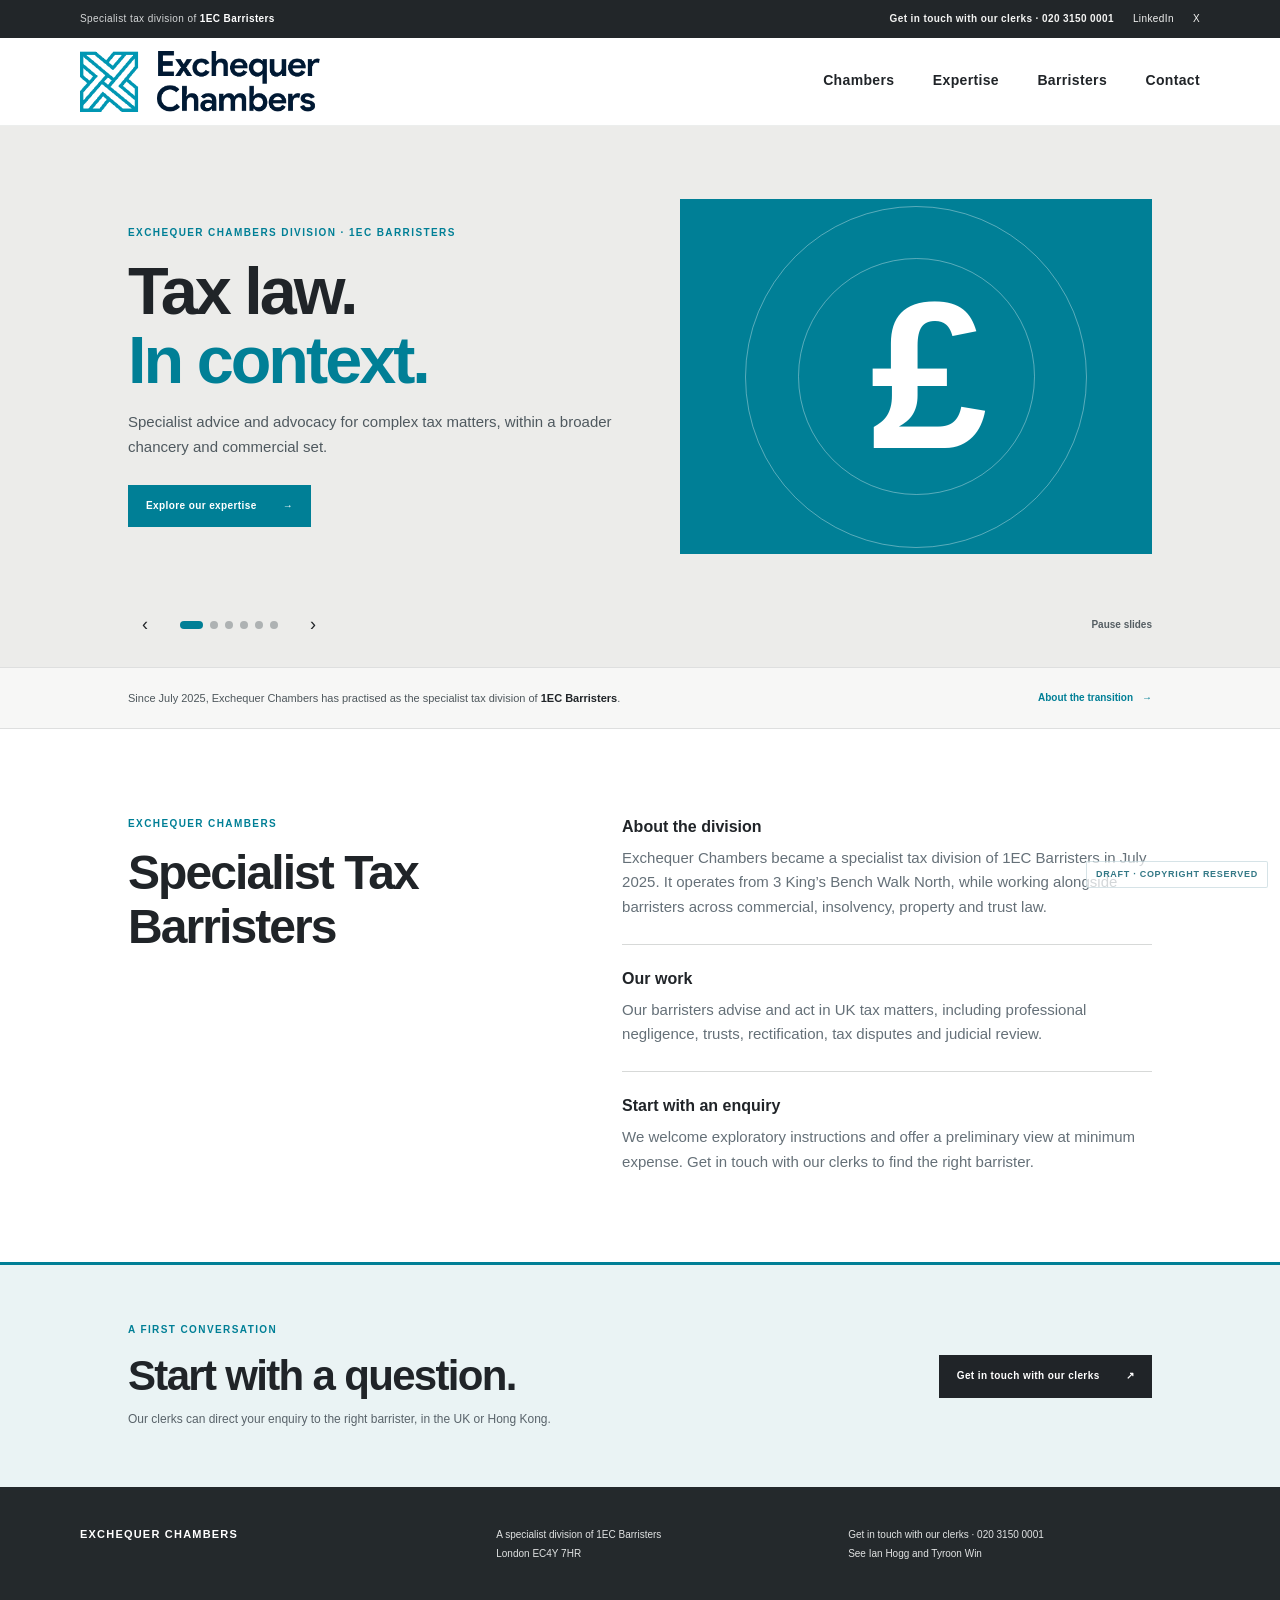
<file: index.html>
<!doctype html>
<html lang="en-GB">
<head>
  <meta charset="utf-8">
  <meta name="viewport" content="width=device-width, initial-scale=1">
  <meta name="description" content="Exchequer Chambers is the specialist tax division of 1EC Barristers, offering tax advice and advocacy in UK and international matters.">
  <meta property="og:type" content="website">
  <meta property="og:locale" content="en_GB">
  <meta property="og:site_name" content="Exchequer Chambers">
  <meta property="og:title" content="Exchequer Chambers | UK Tax Advice and Barristers">
  <meta property="og:description" content="Specialist tax advice and advocacy in UK and international matters, as a division of 1EC Barristers.">
  <meta name="twitter:card" content="summary">
  <meta name="twitter:title" content="Exchequer Chambers | UK Tax Advice and Barristers">
  <meta name="twitter:description" content="Specialist tax advice and advocacy in UK and international matters, as a division of 1EC Barristers.">
  <title>Exchequer Chambers | UK Tax Advice and Barristers</title>
  <link rel="icon" href="favicon.png" type="image/png">
  <link rel="stylesheet" href="site.css">
  <script src="script.js" defer></script>
  <script type="application/ld+json">
  {
    "@context": "https://schema.org",
    "@type": "LegalService",
    "name": "Exchequer Chambers",
    "description": "Specialist tax division of 1EC Barristers, providing tax advice and advocacy.",
    "parentOrganization": {
      "@type": "Organization",
      "name": "1EC Barristers",
      "url": "https://1ec.co.uk/"
    },
    "contactPoint": [
      {
        "@type": "ContactPoint",
        "telephone": "+442031500001",
        "contactType": "UK and other enquiries"
      },
      {
        "@type": "ContactPoint",
        "telephone": "+442031500002",
        "contactType": "Hong Kong enquiries for Stefano Mariani"
      }
    ]
  }
  </script>
</head>
<body>
  <div class="utility-bar">
    <p>Specialist tax division of <a href="https://1ec.co.uk/" target="_blank" rel="noopener">1EC Barristers</a></p>
    <div class="utility-links">
      <a class="utility-phone" href="contact.html">Get in touch with our clerks · 020 3150 0001</a>
      <a href="https://www.linkedin.com/company/1-essex-court/" target="_blank" rel="noopener" aria-label="1EC Barristers on LinkedIn">LinkedIn</a>
      <a href="https://x.com/1EssexCourt" target="_blank" rel="noopener" aria-label="1EC Barristers on X">X</a>
    </div>
  </div>
  <header class="site-header">
    <a class="brand" href="index.html" aria-label="Exchequer Chambers home">
      <img class="brand-image" src="logo.png" alt="Exchequer Chambers">
    </a>
    <button class="menu-toggle" type="button" aria-expanded="false" aria-controls="primary-navigation">Menu <span aria-hidden="true">☰</span></button>
    <nav class="primary-nav" id="primary-navigation" aria-label="Main navigation">
      <a href="chambers.html">Chambers</a>
      <a href="practice.html">Expertise</a>
      <a href="barristers.html">Barristers</a>
      <a href="contact.html">Contact</a>
      <a class="nav-call" href="contact.html">Get in touch <span>020 3150 0001</span></a>
    </nav>
  </header>

  <main>
    <section class="home-carousel" aria-label="Featured information" data-carousel>
      <div class="carousel-track">
      <article class="carousel-slide" data-slide>
        <div class="slide-copy">
          <p class="eyebrow">Exchequer Chambers division · 1EC Barristers</p>
          <h2>Tax law.<br><span>In context.</span></h2>
          <p>Specialist advice and advocacy for complex tax matters, within a broader chancery and commercial set.</p>
          <a class="button button-light" href="practice.html">Explore our expertise <span aria-hidden="true">→</span></a>
        </div>
        <div class="slide-art" aria-hidden="true"><span>£</span></div>
      </article>
      <article class="carousel-slide" data-slide>
        <div class="slide-copy">
          <p class="eyebrow">Tax · Litigation · Employee remuneration</p>
          <h1>Andrew<br><span>Thornhill KC.</span></h1>
          <p>Experienced tax counsel advising on tax planning, litigation, film schemes and loan charge matters.</p>
          <a class="button button-light" href="andrew-thornhill.html">Meet Andrew Thornhill KC <span aria-hidden="true">→</span></a>
        </div>
        <div class="slide-photo cover"><img class="portrait-andrew" src="images/andrew-thornhill.jpeg" alt="Portrait of Andrew Thornhill KC"></div>
      </article>
      <article class="carousel-slide" data-slide>
        <div class="slide-copy">
          <p class="eyebrow">Tax disputes · Indirect tax</p>
          <h2>Experience in<br><span>complex disputes.</span></h2>
          <p>Leslie Allen advises and acts in VAT, customs duties and indirect tax disputes across UK and European courts.</p>
          <a class="button button-light" href="leslie-allen.html">Meet Leslie Allen <span aria-hidden="true">→</span></a>
        </div>
        <div class="slide-photo cover"><img class="portrait-leslie" src="images/leslie-allen.jpeg" alt="Portrait of Leslie Allen"></div>
      </article>
      <article class="carousel-slide" data-slide>
        <div class="slide-copy">
          <p class="eyebrow">Cross-border tax · Trusts</p>
          <h2>Advice across<br><span>borders.</span></h2>
          <p>Stefano Mariani practises between the UK and Hong Kong in revenue, chancery and international tax matters.</p>
          <a class="button button-light" href="stefano-mariani.html">Meet Stefano Mariani <span aria-hidden="true">→</span></a>
        </div>
        <div class="slide-photo cover"><img class="portrait-stefano" src="images/stefano-mariani.jpeg" alt="Portrait of Stefano Mariani"></div>
      </article>
      <article class="carousel-slide" data-slide>
        <div class="slide-copy">
          <p class="eyebrow">VAT · Property · Commercial</p>
          <h2>Tax expertise<br><span>in practice.</span></h2>
          <p>Peter Mason brings experience from tax administration, business and legal practice to VAT and connected issues.</p>
          <a class="button button-light" href="peter-mason.html">Meet Peter Mason <span aria-hidden="true">→</span></a>
        </div>
        <div class="slide-photo cover"><img class="portrait-peter" src="images/peter-mason.jpeg" alt="Portrait of Peter Mason"></div>
      </article>
      <article class="carousel-slide" data-slide>
        <div class="slide-copy">
          <p class="eyebrow">International tax · Investment</p>
          <h2>Clear views on<br><span>cross-border tax.</span></h2>
          <p>Suleman Ahmed advises individuals, businesses and international clients on complex domestic and cross-border tax matters.</p>
          <a class="button button-light" href="suleman-ahmed.html">Meet Suleman Ahmed <span aria-hidden="true">→</span></a>
        </div>
        <div class="slide-photo cover"><img class="portrait-suleman" src="images/suleman-ahmed.jpeg" alt="Portrait of Suleman Ahmed"></div>
      </article>
      </div>
      <div class="carousel-controls" aria-label="Carousel controls">
        <button class="carousel-arrow" type="button" data-previous aria-label="Previous slide">‹</button>
        <div class="carousel-dots" aria-label="Choose a slide">
          <button class="carousel-dot" type="button" data-slide-to="0" aria-label="Show Andrew Thornhill KC slide" aria-current="true"></button>
          <button class="carousel-dot" type="button" data-slide-to="1" aria-label="Show tax law overview slide" aria-current="false"></button>
          <button class="carousel-dot" type="button" data-slide-to="2" aria-label="Show Leslie Allen slide" aria-current="false"></button>
          <button class="carousel-dot" type="button" data-slide-to="3" aria-label="Show Stefano Mariani slide" aria-current="false"></button>
          <button class="carousel-dot" type="button" data-slide-to="4" aria-label="Show Peter Mason slide" aria-current="false"></button>
          <button class="carousel-dot" type="button" data-slide-to="5" aria-label="Show Suleman Ahmed slide" aria-current="false"></button>
        </div>
        <button class="carousel-arrow" type="button" data-next aria-label="Next slide">›</button>
        <button class="carousel-toggle" type="button" data-carousel-toggle aria-pressed="false">Pause slides</button>
      </div>
    </section>

    <section class="notice-band">
      <p>Since July 2025, Exchequer Chambers has practised as the specialist tax division of <strong>1EC Barristers</strong>.</p>
      <a href="chambers.html">About the transition <span aria-hidden="true">→</span></a>
    </section>

    <section class="section intro-section">
      <div class="section-heading">
        <p class="eyebrow">Exchequer Chambers</p>
        <h2>Specialist Tax<br>Barristers</h2>
      </div>
      <div class="intro-body">
        <section class="intro-block">
          <h3>About the division</h3>
          <p>Exchequer Chambers became a specialist tax division of 1EC Barristers in July 2025. It operates from 3 King’s Bench Walk North, while working alongside barristers across commercial, insolvency, property and trust law.</p>
        </section>
        <section class="intro-block">
          <h3>Our work</h3>
          <p>Our barristers advise and act in UK tax matters, including professional negligence, trusts, rectification, tax disputes and judicial review.</p>
        </section>
        <section class="intro-block">
          <h3>Start with an enquiry</h3>
          <p>We welcome exploratory instructions and offer a preliminary view at minimum expense. <a href="contact.html">Get in touch with our clerks</a> to find the right barrister.</p>
        </section>
      </div>
    </section>

    <section class="callout">
      <div>
        <p class="eyebrow">A first conversation</p>
        <h2>Start with a question.</h2>
        <p>Our clerks can direct your enquiry to the right barrister, in the UK or Hong Kong.</p>
      </div>
      <a class="button button-dark" href="contact.html">Get in touch with our clerks <span aria-hidden="true">↗</span></a>
    </section>
  </main>

  <footer class="site-footer">
    <a class="footer-brand" href="index.html">EXCHEQUER CHAMBERS</a>
    <p>A specialist division of 1EC Barristers<br>London EC4Y 7HR</p>
    <p><a href="contact.html">Get in touch with our clerks · 020 3150 0001</a><br><a href="contact.html">See Ian Hogg and Tyroon Win</a></p>
  </footer>
</body>
</html>
</file>
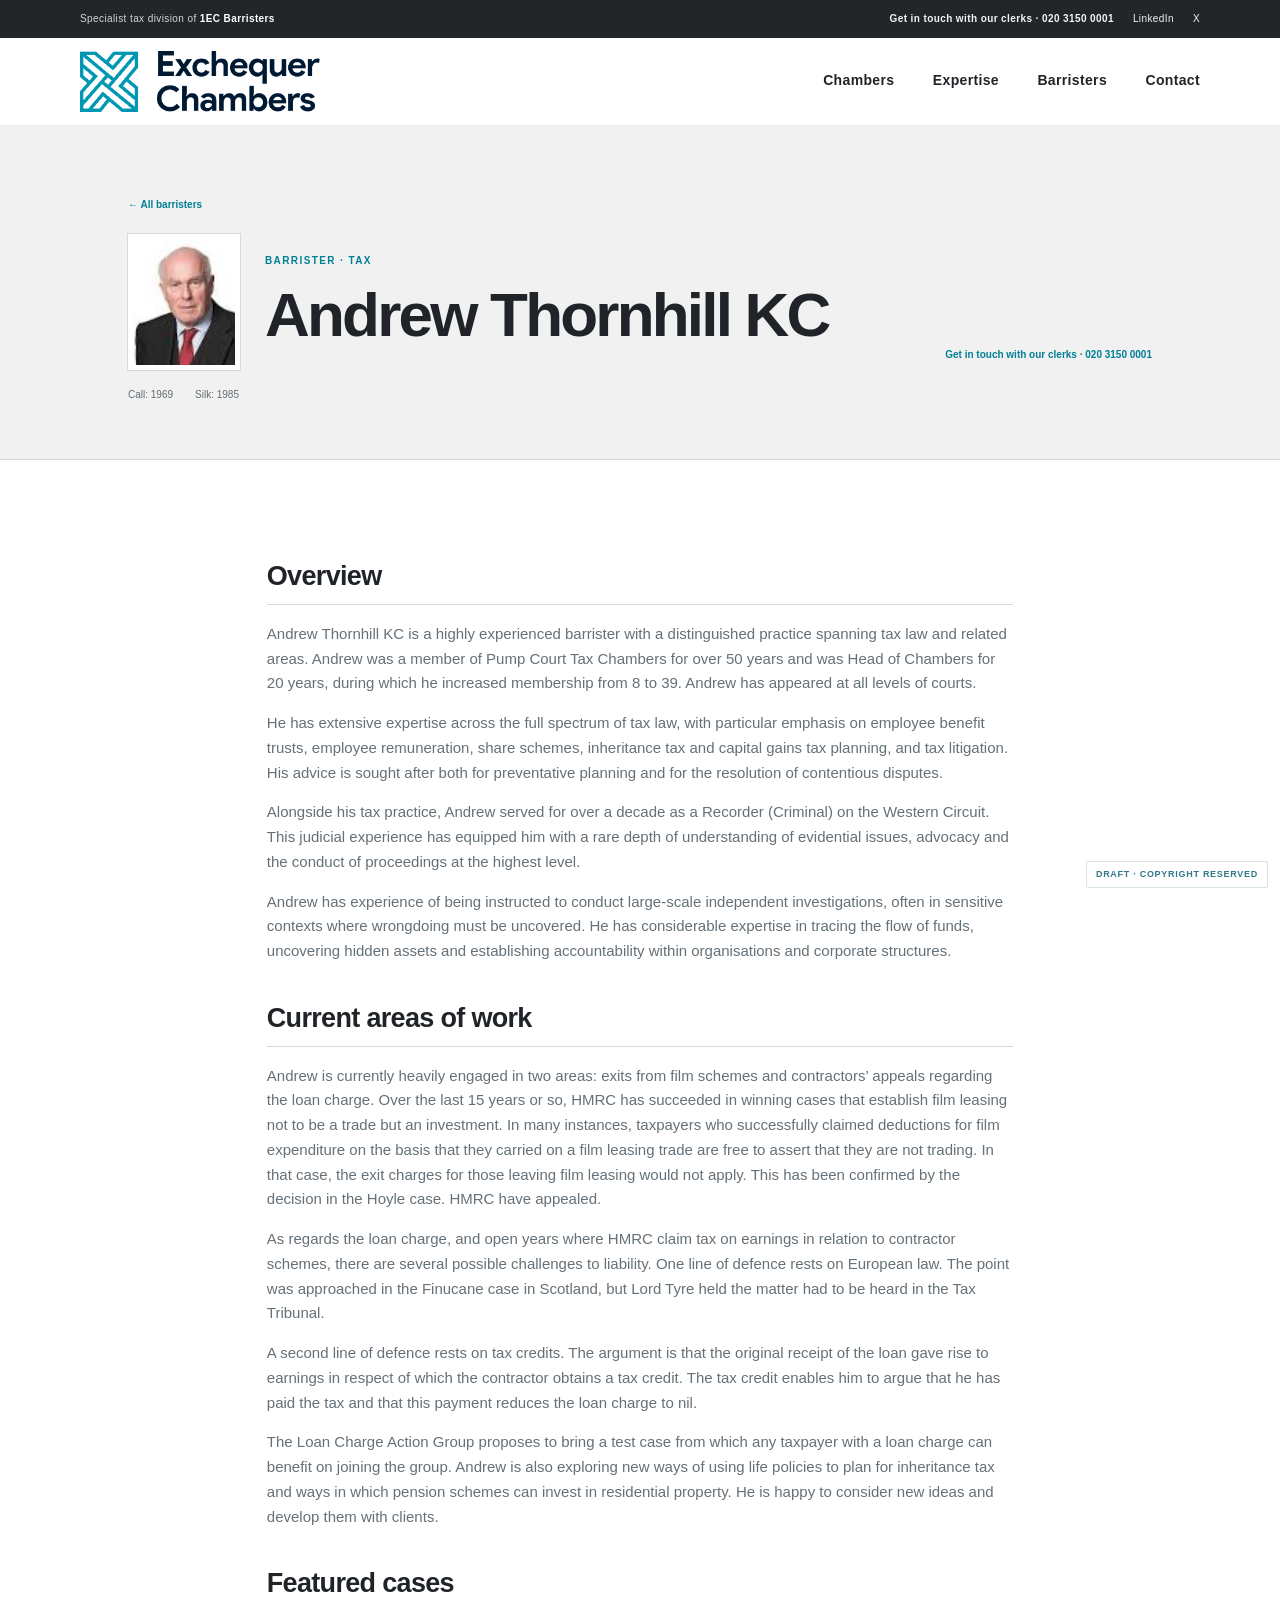
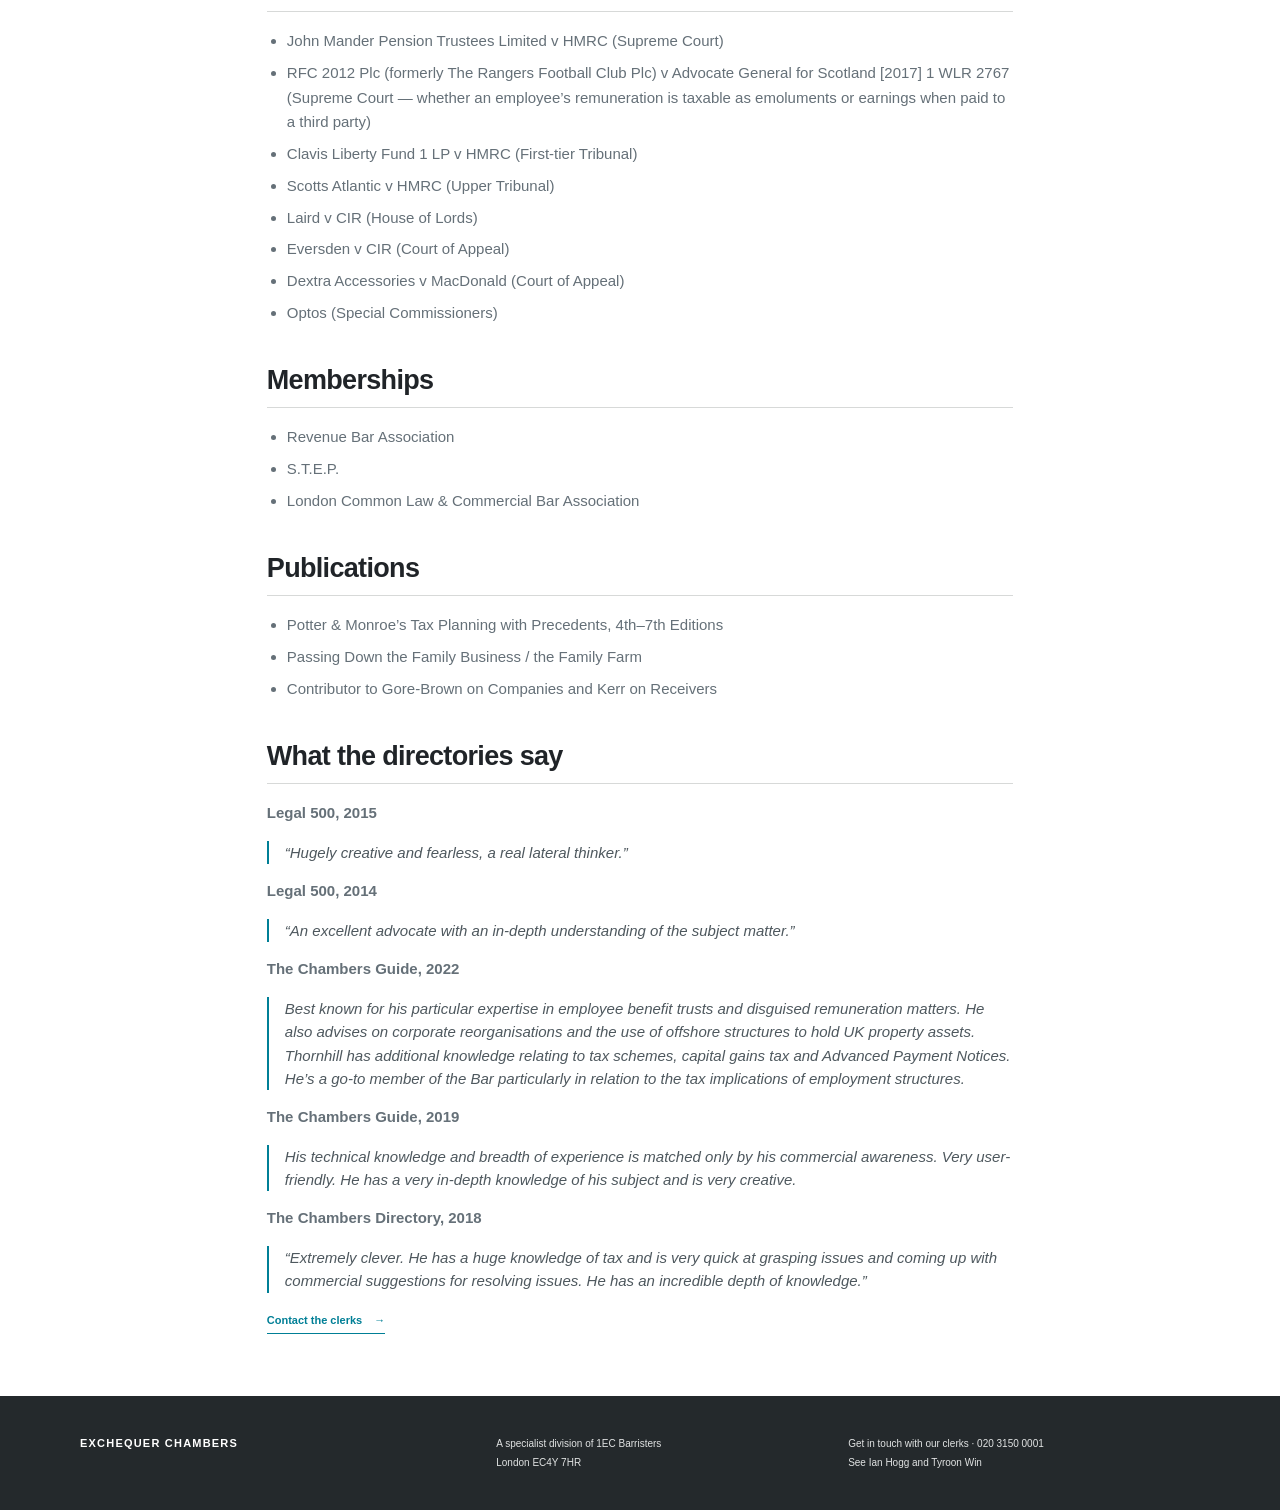
<file: andrew-thornhill.html>
<!doctype html>
<html lang="en-GB">
<head>
  <meta charset="utf-8"><meta name="viewport" content="width=device-width, initial-scale=1">
  <meta name="description" content="Andrew Thornhill KC is a tax barrister advising on employee remuneration, tax planning, litigation, film schemes and the loan charge.">
  <meta property="og:type" content="profile"><meta property="og:locale" content="en_GB"><meta property="og:site_name" content="Exchequer Chambers"><meta property="og:title" content="Andrew Thornhill KC | Tax Barrister"><meta property="og:description" content="Tax planning, employee remuneration, litigation, film schemes and loan charge work.">
  <meta property="profile:first_name" content="Andrew"><meta property="profile:last_name" content="Thornhill">
  <meta name="twitter:card" content="summary"><meta name="twitter:title" content="Andrew Thornhill KC | Tax Barrister"><meta name="twitter:description" content="Tax planning, employee remuneration, litigation, film schemes and loan charge work.">
  <title>Andrew Thornhill KC | Tax Barrister | Exchequer Chambers</title><link rel="icon" href="favicon.png" type="image/png"><link rel="stylesheet" href="site.css"><script src="script.js" defer></script>
  <script type="application/ld+json">{"@context":"https://schema.org","@type":"Person","name":"Andrew Thornhill KC","jobTitle":"Barrister","worksFor":{"@type":"LegalService","name":"Exchequer Chambers","parentOrganization":{"@type":"Organization","name":"1EC Barristers","url":"https://1ec.co.uk/"}},"knowsAbout":["Tax law","Tax litigation","Employee remuneration","Employee benefit trusts","Inheritance tax","Capital gains tax"]}</script>
</head>
<body>
  <div class="utility-bar"><p>Specialist tax division of <a href="https://1ec.co.uk/" target="_blank" rel="noopener">1EC Barristers</a></p><div class="utility-links"><a class="utility-phone" href="contact.html">Get in touch with our clerks · 020 3150 0001</a><a href="https://www.linkedin.com/company/1-essex-court/" target="_blank" rel="noopener" aria-label="1EC Barristers on LinkedIn">LinkedIn</a><a href="https://x.com/1EssexCourt" target="_blank" rel="noopener" aria-label="1EC Barristers on X">X</a></div></div>
  <header class="site-header"><a class="brand" href="index.html" aria-label="Exchequer Chambers home"><img class="brand-image" src="logo.png" alt="Exchequer Chambers"></a><button class="menu-toggle" type="button" aria-expanded="false" aria-controls="primary-navigation">Menu <span aria-hidden="true">☰</span></button><nav class="primary-nav" id="primary-navigation" aria-label="Main navigation"><a href="chambers.html">Chambers</a><a href="practice.html">Expertise</a><a href="barristers.html">Barristers</a><a href="contact.html">Contact</a><a class="nav-call" href="contact.html">Get in touch <span>020 3150 0001</span></a></nav></header>
  <main>
    <section class="page-hero"><a class="back-link" href="barristers.html">← All barristers</a>    <div class="person-header"><div class="profile-heading"><img class="profile-portrait" src="images/andrew-thornhill.jpeg" alt="Portrait of Andrew Thornhill KC"><div><p class="eyebrow">Barrister · Tax</p><h1>Andrew Thornhill KC</h1></div></div><a class="person-call" href="contact.html">Get in touch with our clerks · 020 3150 0001</a></div><div class="person-meta"><span>Call: 1969</span><span>Silk: 1985</span></div></section>
    <div class="content-wrap profile-content">
      <h2>Overview</h2>
      <p>Andrew Thornhill KC is a highly experienced barrister with a distinguished practice spanning tax law and related areas. Andrew was a member of Pump Court Tax Chambers for over 50 years and was Head of Chambers for 20 years, during which he increased membership from 8 to 39. Andrew has appeared at all levels of courts.</p>
      <p>He has extensive expertise across the full spectrum of tax law, with particular emphasis on employee benefit trusts, employee remuneration, share schemes, inheritance tax and capital gains tax planning, and tax litigation. His advice is sought after both for preventative planning and for the resolution of contentious disputes.</p>
      <p>Alongside his tax practice, Andrew served for over a decade as a Recorder (Criminal) on the Western Circuit. This judicial experience has equipped him with a rare depth of understanding of evidential issues, advocacy and the conduct of proceedings at the highest level.</p>
      <p>Andrew has experience of being instructed to conduct large-scale independent investigations, often in sensitive contexts where wrongdoing must be uncovered. He has considerable expertise in tracing the flow of funds, uncovering hidden assets and establishing accountability within organisations and corporate structures.</p>
      <h2>Current areas of work</h2>
      <p>Andrew is currently heavily engaged in two areas: exits from film schemes and contractors’ appeals regarding the loan charge. Over the last 15 years or so, HMRC has succeeded in winning cases that establish film leasing not to be a trade but an investment. In many instances, taxpayers who successfully claimed deductions for film expenditure on the basis that they carried on a film leasing trade are free to assert that they are not trading. In that case, the exit charges for those leaving film leasing would not apply. This has been confirmed by the decision in the Hoyle case. HMRC have appealed.</p>
      <p>As regards the loan charge, and open years where HMRC claim tax on earnings in relation to contractor schemes, there are several possible challenges to liability. One line of defence rests on European law. The point was approached in the Finucane case in Scotland, but Lord Tyre held the matter had to be heard in the Tax Tribunal.</p>
      <p>A second line of defence rests on tax credits. The argument is that the original receipt of the loan gave rise to earnings in respect of which the contractor obtains a tax credit. The tax credit enables him to argue that he has paid the tax and that this payment reduces the loan charge to nil.</p>
      <p>The Loan Charge Action Group proposes to bring a test case from which any taxpayer with a loan charge can benefit on joining the group. Andrew is also exploring new ways of using life policies to plan for inheritance tax and ways in which pension schemes can invest in residential property. He is happy to consider new ideas and develop them with clients.</p>
      <h2>Featured cases</h2>
      <ul class="case-list">
        <li>John Mander Pension Trustees Limited v HMRC (Supreme Court)</li>
        <li>RFC 2012 Plc (formerly The Rangers Football Club Plc) v Advocate General for Scotland [2017] 1 WLR 2767 (Supreme Court — whether an employee’s remuneration is taxable as emoluments or earnings when paid to a third party)</li>
        <li>Clavis Liberty Fund 1 LP v HMRC (First-tier Tribunal)</li><li>Scotts Atlantic v HMRC (Upper Tribunal)</li><li>Laird v CIR (House of Lords)</li><li>Eversden v CIR (Court of Appeal)</li><li>Dextra Accessories v MacDonald (Court of Appeal)</li><li>Optos (Special Commissioners)</li>
      </ul>
      <h2>Memberships</h2><ul><li>Revenue Bar Association</li><li>S.T.E.P.</li><li>London Common Law &amp; Commercial Bar Association</li></ul>
      <h2>Publications</h2><ul><li>Potter &amp; Monroe’s Tax Planning with Precedents, 4th–7th Editions</li><li>Passing Down the Family Business / the Family Farm</li><li>Contributor to Gore-Brown on Companies and Kerr on Receivers</li></ul>
      <h2>What the directories say</h2>
      <div class="quote-list">
        <p><strong>Legal 500, 2015</strong></p><blockquote>“Hugely creative and fearless, a real lateral thinker.”</blockquote>
        <p><strong>Legal 500, 2014</strong></p><blockquote>“An excellent advocate with an in-depth understanding of the subject matter.”</blockquote>
        <p><strong>The Chambers Guide, 2022</strong></p><blockquote>Best known for his particular expertise in employee benefit trusts and disguised remuneration matters. He also advises on corporate reorganisations and the use of offshore structures to hold UK property assets. Thornhill has additional knowledge relating to tax schemes, capital gains tax and Advanced Payment Notices. He’s a go-to member of the Bar particularly in relation to the tax implications of employment structures.</blockquote>
        <p><strong>The Chambers Guide, 2019</strong></p><blockquote>His technical knowledge and breadth of experience is matched only by his commercial awareness. Very user-friendly. He has a very in-depth knowledge of his subject and is very creative.</blockquote>
        <p><strong>The Chambers Directory, 2018</strong></p><blockquote>“Extremely clever. He has a huge knowledge of tax and is very quick at grasping issues and coming up with commercial suggestions for resolving issues. He has an incredible depth of knowledge.”</blockquote>
      </div>
      <a class="text-link" href="contact.html">Contact the clerks <span aria-hidden="true">→</span></a>
    </div>
  </main>
  <footer class="site-footer"><a class="footer-brand" href="index.html">EXCHEQUER CHAMBERS</a><p>A specialist division of 1EC Barristers<br>London EC4Y 7HR</p><p><a href="contact.html">Get in touch with our clerks · 020 3150 0001</a><br><a href="contact.html">See Ian Hogg and Tyroon Win</a></p></footer>
</body>
</html>
</file>
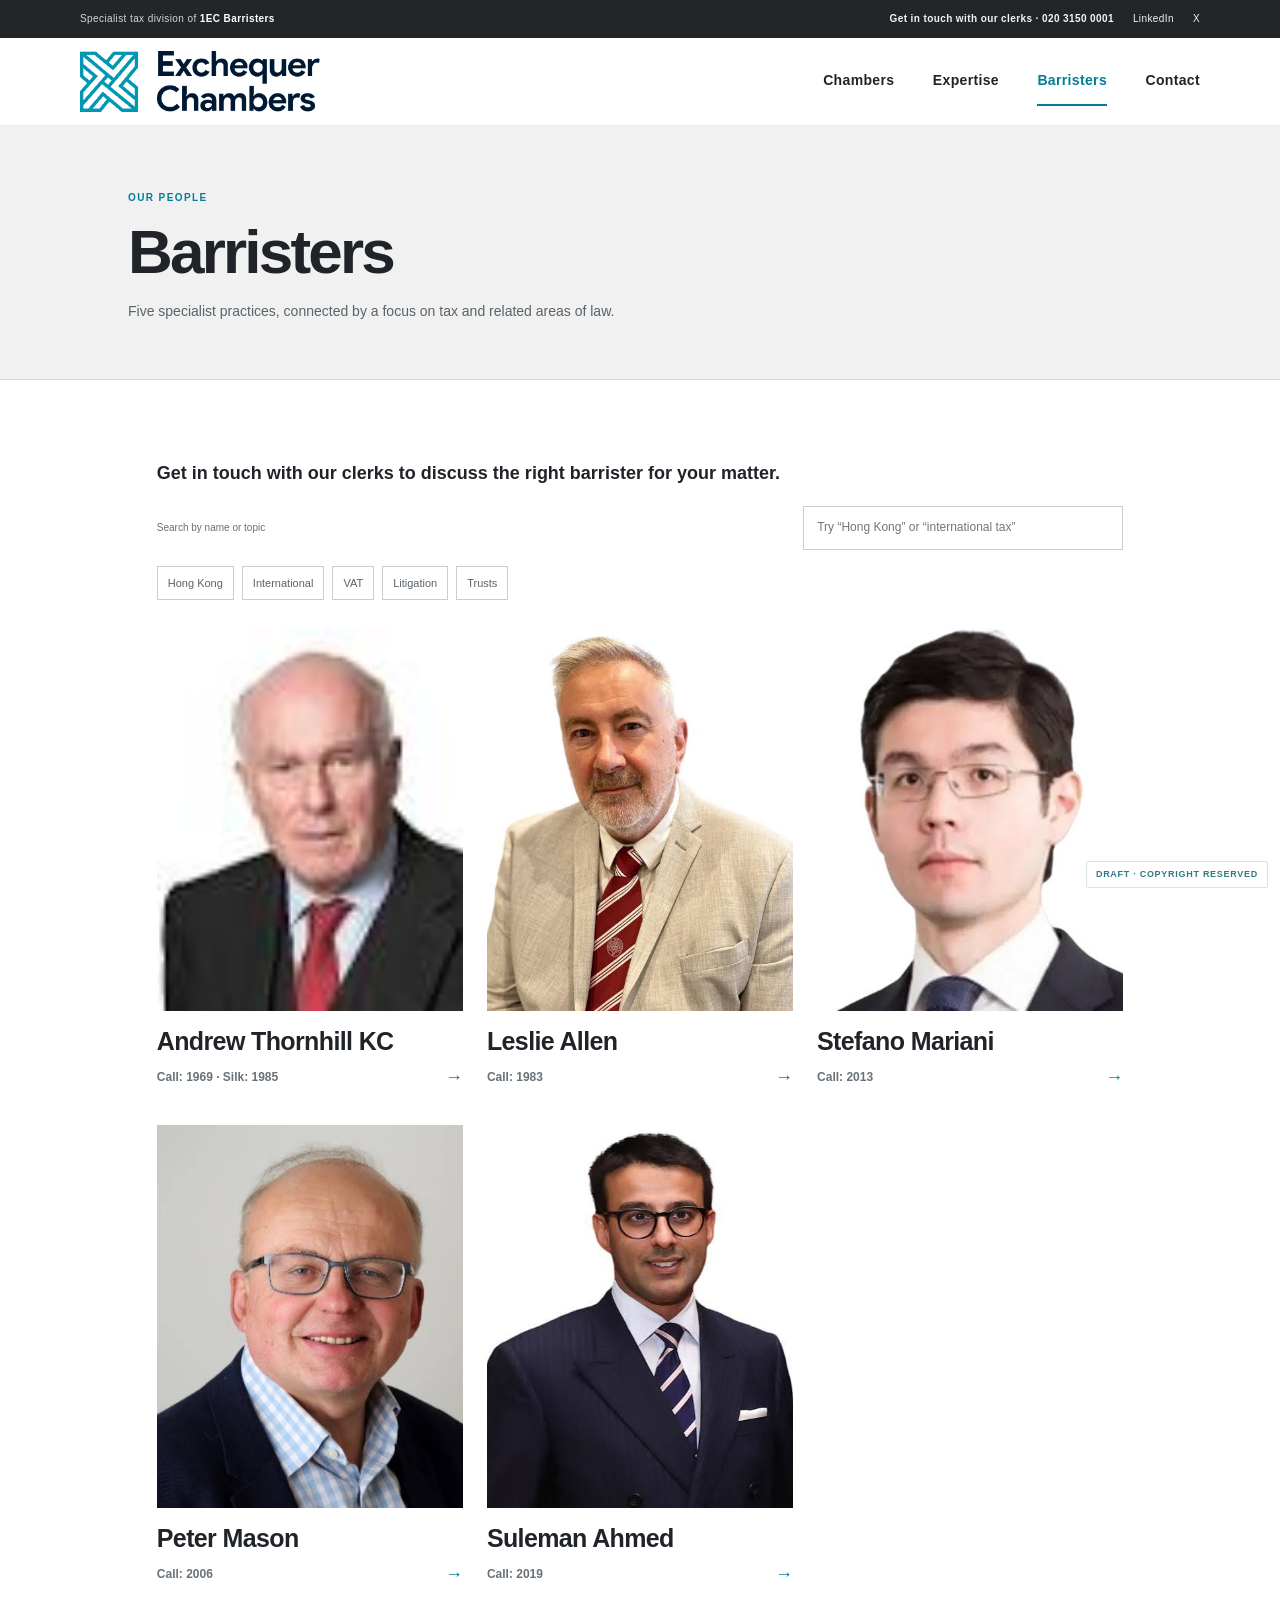
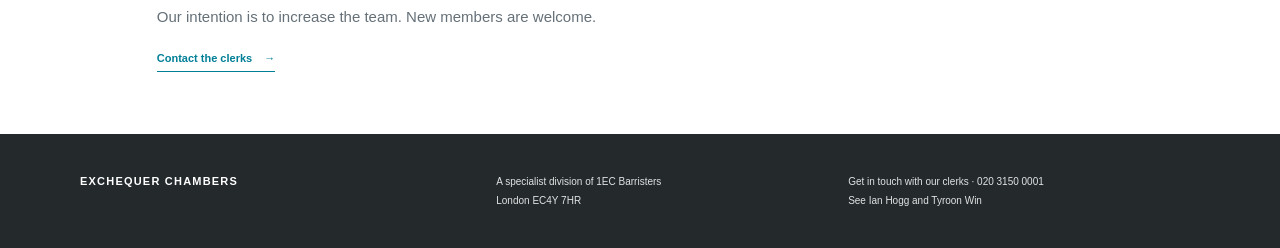
<file: barristers.html>
<!doctype html>
<html lang="en-GB">
<head>
  <meta charset="utf-8"><meta name="viewport" content="width=device-width, initial-scale=1">
  <meta name="description" content="Meet the tax barristers of Exchequer Chambers: Andrew Thornhill KC, Leslie Allen, Stefano Mariani, Peter Mason and Suleman Ahmed.">
  <meta property="og:type" content="website"><meta property="og:locale" content="en_GB"><meta property="og:site_name" content="Exchequer Chambers"><meta property="og:title" content="Tax Barristers | Exchequer Chambers"><meta property="og:description" content="Profiles and areas of practice for the members of the Exchequer Chambers tax division.">
  <meta name="twitter:card" content="summary"><meta name="twitter:title" content="Tax Barristers | Exchequer Chambers"><meta name="twitter:description" content="Profiles and areas of practice for the members of the Exchequer Chambers tax division.">
  <title>Tax Barristers | Exchequer Chambers</title><link rel="icon" href="favicon.png" type="image/png"><link rel="stylesheet" href="site.css"><script src="script.js" defer></script>
  <script type="application/ld+json">{"@context":"https://schema.org","@type":"LegalService","name":"Exchequer Chambers","description":"Specialist tax division of 1EC Barristers, providing tax advice and advocacy.","parentOrganization":{"@type":"Organization","name":"1EC Barristers","url":"https://1ec.co.uk/"},"contactPoint":[{"@type":"ContactPoint","telephone":"+442031500001","contactType":"UK and other enquiries"},{"@type":"ContactPoint","telephone":"+442031500002","contactType":"Hong Kong enquiries for Stefano Mariani"}]}</script>
</head>
<body>
  <div class="utility-bar"><p>Specialist tax division of <a href="https://1ec.co.uk/" target="_blank" rel="noopener">1EC Barristers</a></p><div class="utility-links"><a class="utility-phone" href="contact.html">Get in touch with our clerks · 020 3150 0001</a><a href="https://www.linkedin.com/company/1-essex-court/" target="_blank" rel="noopener" aria-label="1EC Barristers on LinkedIn">LinkedIn</a><a href="https://x.com/1EssexCourt" target="_blank" rel="noopener" aria-label="1EC Barristers on X">X</a></div></div>
  <header class="site-header">
    <a class="brand" href="index.html" aria-label="Exchequer Chambers home"><img class="brand-image" src="logo.png" alt="Exchequer Chambers"></a>
    <button class="menu-toggle" type="button" aria-expanded="false" aria-controls="primary-navigation">Menu <span aria-hidden="true">☰</span></button>
    <nav class="primary-nav" id="primary-navigation" aria-label="Main navigation"><a href="chambers.html">Chambers</a><a href="practice.html">Expertise</a><a href="barristers.html">Barristers</a><a href="contact.html">Contact</a><a class="nav-call" href="contact.html">Get in touch <span>020 3150 0001</span></a></nav>
  </header>
  <main>
    <section class="page-hero"><p class="eyebrow">Our people</p><h1>Barristers</h1><p>Five specialist practices, connected by a focus on tax and related areas of law.</p></section>
    <div class="content-wrap">
      <p class="lead">Get in touch with <a href="contact.html">our clerks</a> to discuss the right barrister for your matter.</p>
      <div class="directory-tools"><label for="barrister-search">Search by name or topic</label><input id="barrister-search" type="search" placeholder="Try “Hong Kong” or “international tax”" autocomplete="off"></div>
      <div class="topic-search" aria-label="Popular search topics">
        <button type="button" data-search-topic="Hong Kong">Hong Kong</button>
        <button type="button" data-search-topic="international">International</button>
        <button type="button" data-search-topic="VAT">VAT</button>
        <button type="button" data-search-topic="litigation">Litigation</button>
        <button type="button" data-search-topic="trusts">Trusts</button>
      </div>
      <div class="directory-grid">
        <a class="directory-card" data-search="Andrew Thornhill tax planning employee remuneration film schemes loan charge trusts litigation" href="andrew-thornhill.html"><img class="directory-portrait" src="images/andrew-thornhill.jpeg" alt="Portrait of Andrew Thornhill KC"><h2>Andrew Thornhill KC</h2><span>Call: 1969 · Silk: 1985 <b aria-hidden="true">→</b></span></a>
        <a class="directory-card" data-search="Leslie Allen VAT customs indirect tax litigation investigations EU CJEU settlement" href="leslie-allen.html"><img class="directory-portrait" src="images/leslie-allen.jpeg" alt="Portrait of Leslie Allen"><h2>Leslie Allen</h2><span>Call: 1983 <b aria-hidden="true">→</b></span></a>
        <a class="directory-card" data-search="Stefano Mariani Hong Kong international cross-border revenue chancery trusts offshore Jersey Asia Pacific stamp tax" href="stefano-mariani.html"><img class="directory-portrait" src="images/stefano-mariani.jpeg" alt="Portrait of Stefano Mariani"><h2>Stefano Mariani</h2><span>Call: 2013 <b aria-hidden="true">→</b></span></a>
        <a class="directory-card" data-search="Peter Mason VAT SDLT inheritance tax commercial property insurance funds financial services tax litigation" href="peter-mason.html"><img class="directory-portrait" src="images/peter-mason.jpeg" alt="Portrait of Peter Mason"><h2>Peter Mason</h2><span>Call: 2006 <b aria-hidden="true">→</b></span></a>
        <a class="directory-card" data-search="Suleman Ahmed revenue international cross-border tax investment treaty VAT employee benefits partnerships insolvency UHNW" href="suleman-ahmed.html"><img class="directory-portrait" src="images/suleman-ahmed.jpeg" alt="Portrait of Suleman Ahmed"><h2>Suleman Ahmed</h2><span>Call: 2019 <b aria-hidden="true">→</b></span></a>
      </div>
      <p class="empty-state" hidden>No barristers match that search. Try another name.</p>
      <p>Our intention is to increase the team. New members are welcome.</p>
      <a class="text-link" href="contact.html">Contact the clerks <span aria-hidden="true">→</span></a>
    </div>
  </main>
  <footer class="site-footer"><a class="footer-brand" href="index.html">EXCHEQUER CHAMBERS</a><p>A specialist division of 1EC Barristers<br>London EC4Y 7HR</p><p><a href="contact.html">Get in touch with our clerks · 020 3150 0001</a><br><a href="contact.html">See Ian Hogg and Tyroon Win</a></p></footer>
</body>
</html>
</file>
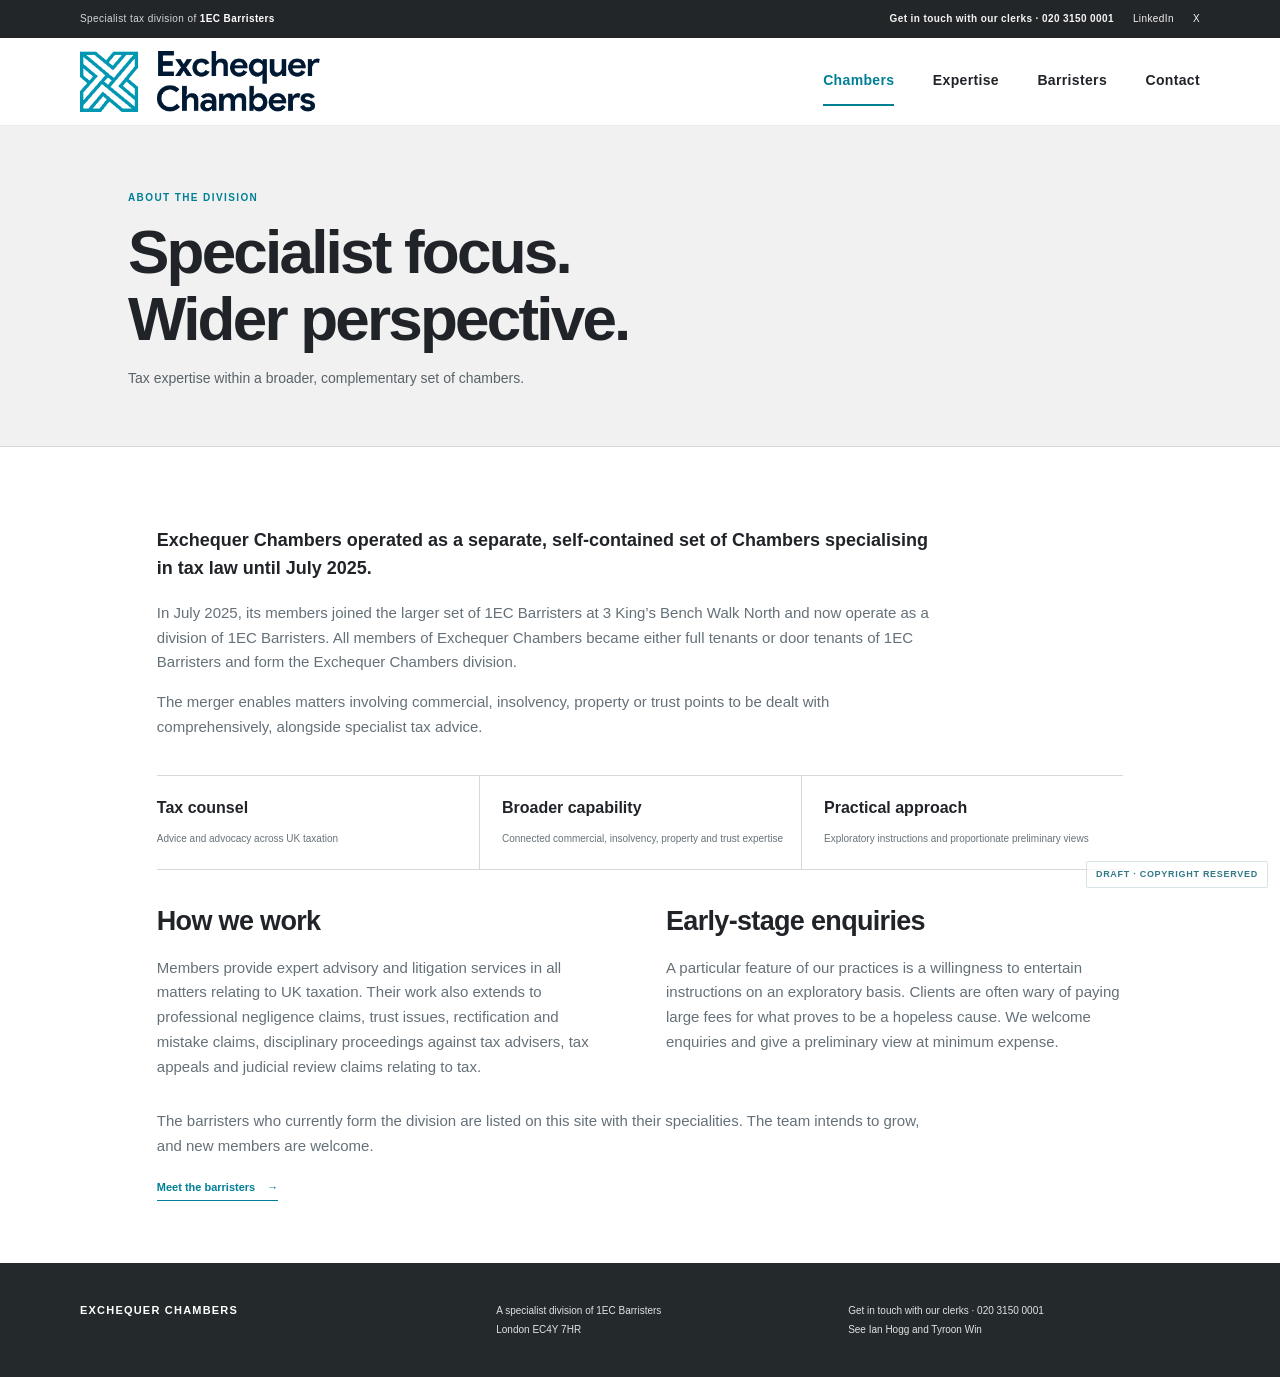
<file: chambers.html>
<!doctype html>
<html lang="en-GB">
<head>
  <meta charset="utf-8"><meta name="viewport" content="width=device-width, initial-scale=1">
  <meta name="description" content="Learn how Exchequer Chambers joined 1EC Barristers in July 2025 and how the specialist tax division works.">
  <meta property="og:type" content="website"><meta property="og:locale" content="en_GB"><meta property="og:site_name" content="Exchequer Chambers"><meta property="og:title" content="About Chambers | Exchequer Chambers"><meta property="og:description" content="The history, structure and approach of the Exchequer Chambers specialist tax division at 1EC Barristers.">
  <meta name="twitter:card" content="summary"><meta name="twitter:title" content="About Chambers | Exchequer Chambers"><meta name="twitter:description" content="The history, structure and approach of the Exchequer Chambers specialist tax division at 1EC Barristers.">
  <title>About Chambers | Exchequer Chambers</title><link rel="icon" href="favicon.png" type="image/png"><link rel="stylesheet" href="site.css"><script src="script.js" defer></script>
  <script type="application/ld+json">{"@context":"https://schema.org","@type":"LegalService","name":"Exchequer Chambers","description":"Specialist tax division of 1EC Barristers, providing tax advice and advocacy.","parentOrganization":{"@type":"Organization","name":"1EC Barristers","url":"https://1ec.co.uk/"},"contactPoint":[{"@type":"ContactPoint","telephone":"+442031500001","contactType":"UK and other enquiries"},{"@type":"ContactPoint","telephone":"+442031500002","contactType":"Hong Kong enquiries for Stefano Mariani"}]}</script>
</head>
<body>
  <div class="utility-bar"><p>Specialist tax division of <a href="https://1ec.co.uk/" target="_blank" rel="noopener">1EC Barristers</a></p><div class="utility-links"><a class="utility-phone" href="contact.html">Get in touch with our clerks · 020 3150 0001</a><a href="https://www.linkedin.com/company/1-essex-court/" target="_blank" rel="noopener" aria-label="1EC Barristers on LinkedIn">LinkedIn</a><a href="https://x.com/1EssexCourt" target="_blank" rel="noopener" aria-label="1EC Barristers on X">X</a></div></div>
  <header class="site-header">
    <a class="brand" href="index.html" aria-label="Exchequer Chambers home"><img class="brand-image" src="logo.png" alt="Exchequer Chambers"></a>
    <button class="menu-toggle" type="button" aria-expanded="false" aria-controls="primary-navigation">Menu <span aria-hidden="true">☰</span></button>
    <nav class="primary-nav" id="primary-navigation" aria-label="Main navigation"><a href="chambers.html">Chambers</a><a href="practice.html">Expertise</a><a href="barristers.html">Barristers</a><a href="contact.html">Contact</a><a class="nav-call" href="contact.html">Get in touch <span>020 3150 0001</span></a></nav>
  </header>
  <main>
    <section class="page-hero"><p class="eyebrow">About the division</p><h1>Specialist focus.<br>Wider perspective.</h1><p>Tax expertise within a broader, complementary set of chambers.</p></section>
    <div class="content-wrap">
      <p class="lead">Exchequer Chambers operated as a separate, self-contained set of Chambers specialising in tax law until July 2025.</p>
      <p>In July 2025, its members joined the larger set of 1EC Barristers at 3 King’s Bench Walk North and now operate as a division of 1EC Barristers. All members of Exchequer Chambers became either full tenants or door tenants of 1EC Barristers and form the Exchequer Chambers division.</p>
      <p>The merger enables matters involving commercial, insolvency, property or trust points to be dealt with comprehensively, alongside specialist tax advice.</p>
      <div class="detail-band">
        <div><strong>Tax counsel</strong><span>Advice and advocacy across UK taxation</span></div>
        <div><strong>Broader capability</strong><span>Connected commercial, insolvency, property and trust expertise</span></div>
        <div><strong>Practical approach</strong><span>Exploratory instructions and proportionate preliminary views</span></div>
      </div>
      <div class="two-column">
        <section><h2>How we work</h2><p>Members provide expert advisory and litigation services in all matters relating to UK taxation. Their work also extends to professional negligence claims, trust issues, rectification and mistake claims, disciplinary proceedings against tax advisers, tax appeals and judicial review claims relating to tax.</p></section>
        <section><h2>Early-stage enquiries</h2><p>A particular feature of our practices is a willingness to entertain instructions on an exploratory basis. Clients are often wary of paying large fees for what proves to be a hopeless cause. We welcome enquiries and give a preliminary view at minimum expense.</p></section>
      </div>
      <p>The barristers who currently form the division are listed on this site with their specialities. The team intends to grow, and new members are welcome.</p>
      <a class="text-link" href="barristers.html">Meet the barristers <span aria-hidden="true">→</span></a>
    </div>
  </main>
  <footer class="site-footer"><a class="footer-brand" href="index.html">EXCHEQUER CHAMBERS</a><p>A specialist division of 1EC Barristers<br>London EC4Y 7HR</p><p><a href="contact.html">Get in touch with our clerks · 020 3150 0001</a><br><a href="contact.html">See Ian Hogg and Tyroon Win</a></p></footer>
</body>
</html>
</file>
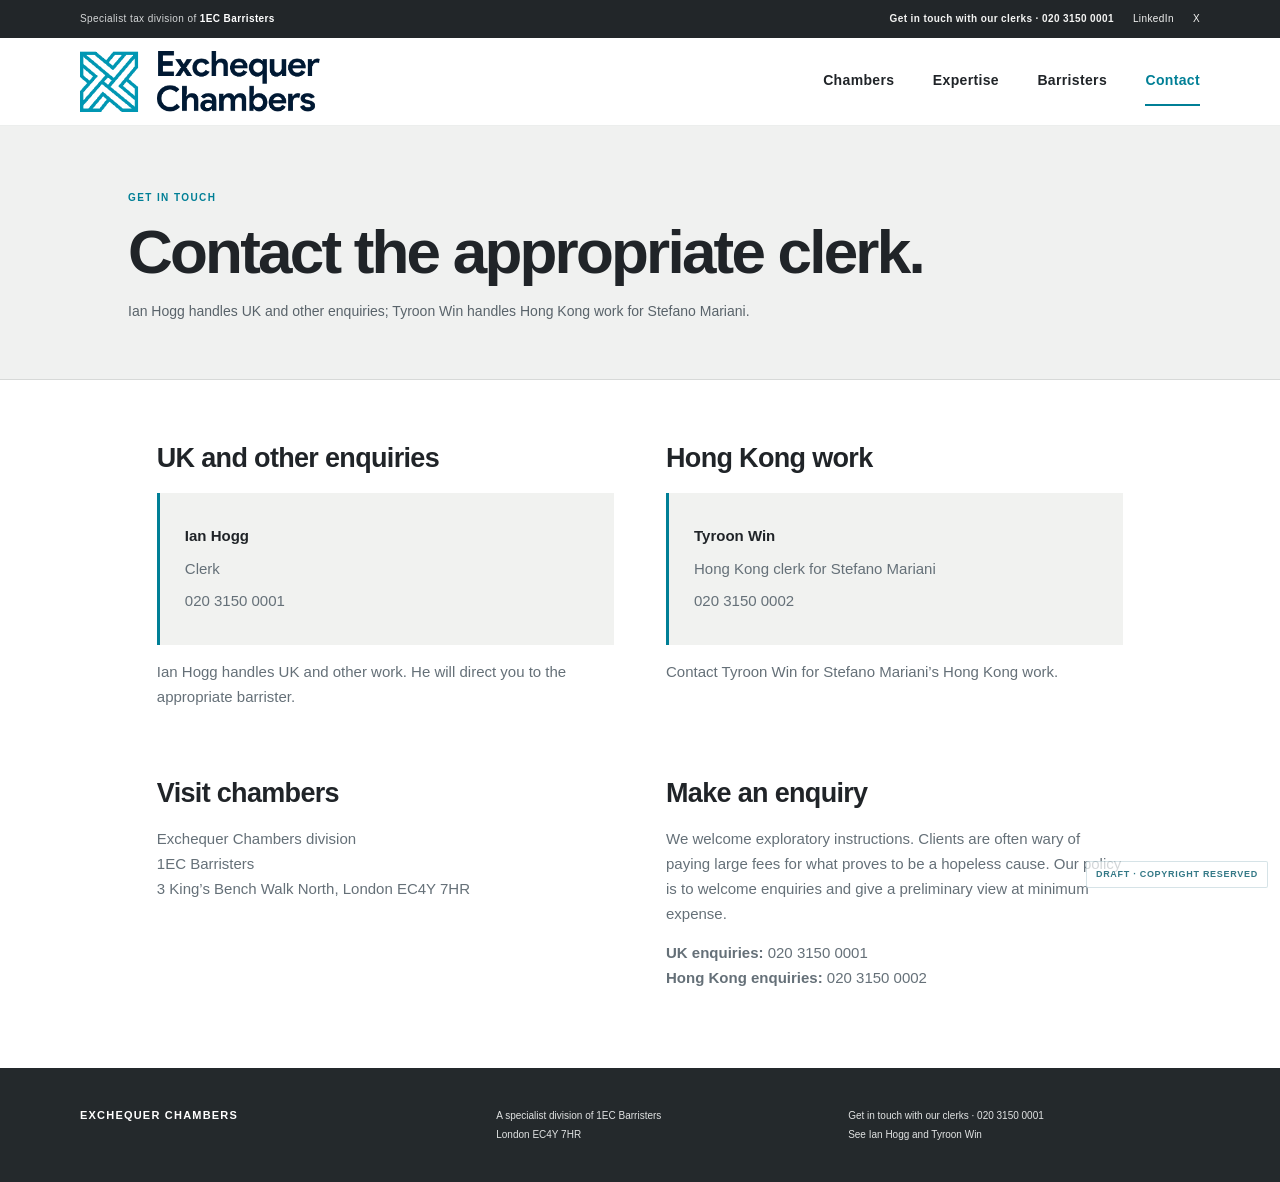
<file: contact.html>
<!doctype html>
<html lang="en-GB">
<head>
  <meta charset="utf-8"><meta name="viewport" content="width=device-width, initial-scale=1">
  <meta name="description" content="Contact the Exchequer Chambers clerks for UK and Hong Kong enquiries, including work for Stefano Mariani.">
  <meta property="og:type" content="website"><meta property="og:locale" content="en_GB"><meta property="og:site_name" content="Exchequer Chambers"><meta property="og:title" content="Contact the Clerks | Exchequer Chambers"><meta property="og:description" content="Contact details for Ian Hogg and Tyroon Win, Hong Kong clerk for Stefano Mariani.">
  <meta name="twitter:card" content="summary"><meta name="twitter:title" content="Contact the Clerks | Exchequer Chambers"><meta name="twitter:description" content="Contact details for Ian Hogg and Tyroon Win, Hong Kong clerk for Stefano Mariani.">
  <title>Contact the Clerks | Exchequer Chambers</title><link rel="icon" href="favicon.png" type="image/png"><link rel="stylesheet" href="site.css"><script src="script.js" defer></script>
  <script type="application/ld+json">{"@context":"https://schema.org","@type":"LegalService","name":"Exchequer Chambers","description":"Specialist tax division of 1EC Barristers, providing tax advice and advocacy.","parentOrganization":{"@type":"Organization","name":"1EC Barristers","url":"https://1ec.co.uk/"},"contactPoint":[{"@type":"ContactPoint","telephone":"+442031500001","contactType":"UK and other enquiries"},{"@type":"ContactPoint","telephone":"+442031500002","contactType":"Hong Kong enquiries for Stefano Mariani"}]}</script>
</head>
<body>
  <div class="utility-bar"><p>Specialist tax division of <a href="https://1ec.co.uk/" target="_blank" rel="noopener">1EC Barristers</a></p><div class="utility-links"><a class="utility-phone" href="contact.html">Get in touch with our clerks · 020 3150 0001</a><a href="https://www.linkedin.com/company/1-essex-court/" target="_blank" rel="noopener" aria-label="1EC Barristers on LinkedIn">LinkedIn</a><a href="https://x.com/1EssexCourt" target="_blank" rel="noopener" aria-label="1EC Barristers on X">X</a></div></div>
  <header class="site-header">
    <a class="brand" href="index.html" aria-label="Exchequer Chambers home"><img class="brand-image" src="logo.png" alt="Exchequer Chambers"></a>
    <button class="menu-toggle" type="button" aria-expanded="false" aria-controls="primary-navigation">Menu <span aria-hidden="true">☰</span></button>
    <nav class="primary-nav" id="primary-navigation" aria-label="Main navigation"><a href="chambers.html">Chambers</a><a href="practice.html">Expertise</a><a href="barristers.html">Barristers</a><a href="contact.html">Contact</a><a class="nav-call" href="contact.html">Get in touch <span>020 3150 0001</span></a></nav>
  </header>
  <main>
    <section class="page-hero"><p class="eyebrow">Get in touch</p><h1>Contact the appropriate clerk.</h1><p>Ian Hogg handles UK and other enquiries; Tyroon Win handles Hong Kong work for Stefano Mariani.</p></section>
    <div class="content-wrap two-column">
      <section><h2>UK and other enquiries</h2><div class="contact-card"><p><strong>Ian Hogg</strong></p><p>Clerk</p><p><a href="tel:+442031500001">020 3150 0001</a></p></div><p>Ian Hogg handles UK and other work. He will direct you to the appropriate barrister.</p></section>
      <section><h2>Hong Kong work</h2><div class="contact-card"><p><strong>Tyroon Win</strong></p><p>Hong Kong clerk for Stefano Mariani</p><p><a href="tel:+442031500002">020 3150 0002</a></p></div><p>Contact Tyroon Win for Stefano Mariani’s Hong Kong work.</p></section>
      <section><h2>Visit chambers</h2><p>Exchequer Chambers division<br>1EC Barristers<br>3 King’s Bench Walk North, London EC4Y 7HR </p></section>
      <section><h2>Make an enquiry</h2><p>We welcome exploratory instructions. Clients are often wary of paying large fees for what proves to be a hopeless cause. Our policy is to welcome enquiries and give a preliminary view at minimum expense.</p><p><strong>UK enquiries:</strong> <a href="tel:+442031500001">020 3150 0001</a><br><strong>Hong Kong enquiries:</strong> <a href="tel:+442031500002">020 3150 0002</a></p></section>
    </div>
  </main>
  <footer class="site-footer"><a class="footer-brand" href="index.html">EXCHEQUER CHAMBERS</a><p>A specialist division of 1EC Barristers<br>London EC4Y 7HR</p><p><a href="contact.html">Get in touch with our clerks · 020 3150 0001</a><br><a href="contact.html">See Ian Hogg and Tyroon Win</a></p></footer>
</body>
</html>
</file>
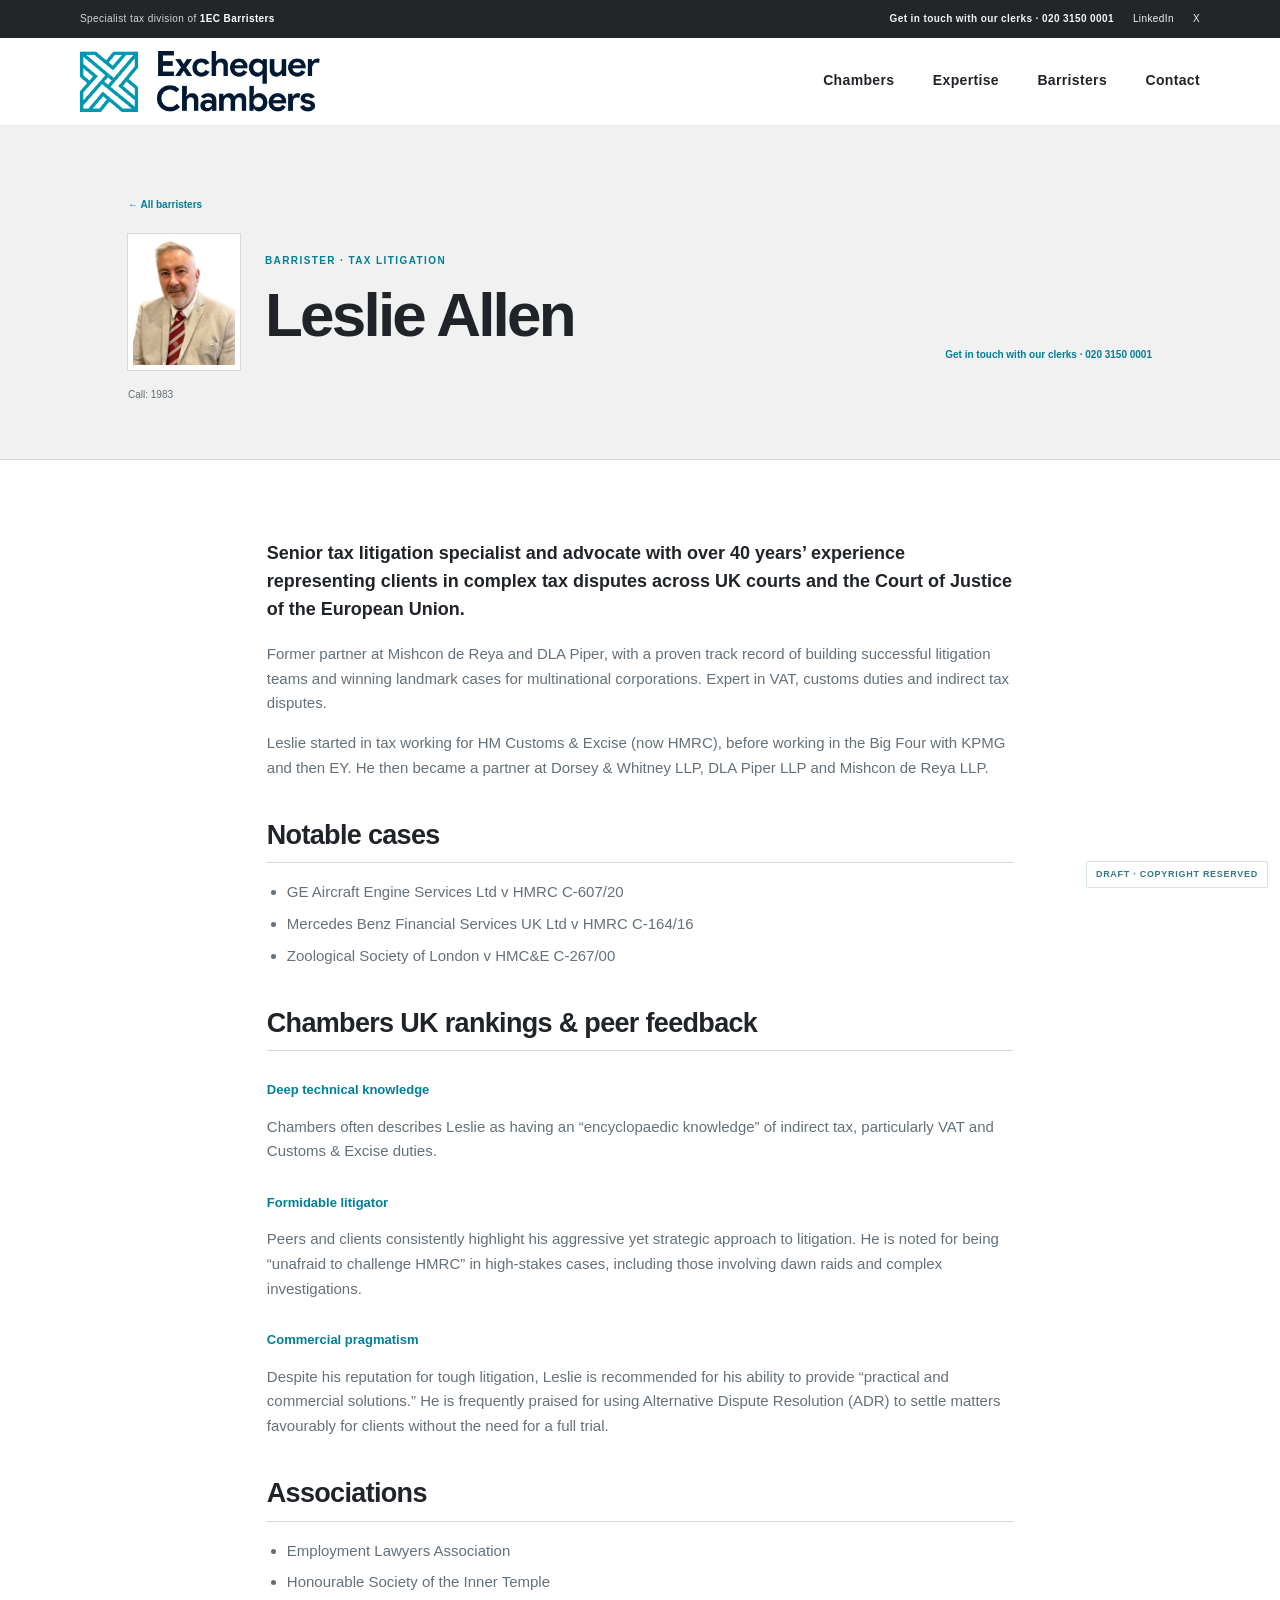
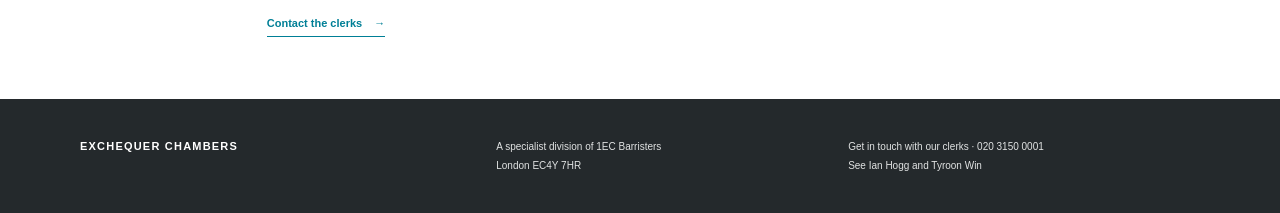
<file: leslie-allen.html>
<!doctype html>
<html lang="en-GB">
<head>
  <meta charset="utf-8"><meta name="viewport" content="width=device-width, initial-scale=1">
  <meta name="description" content="Leslie Allen is a tax litigation barrister specialising in VAT, customs duties and indirect tax disputes.">
  <meta property="og:type" content="profile"><meta property="og:locale" content="en_GB"><meta property="og:site_name" content="Exchequer Chambers"><meta property="og:title" content="Leslie Allen | Tax Litigation Barrister"><meta property="og:description" content="Experience in VAT, customs duties and indirect tax disputes.">
  <meta property="profile:first_name" content="Leslie"><meta property="profile:last_name" content="Allen">
  <meta name="twitter:card" content="summary"><meta name="twitter:title" content="Leslie Allen | Tax Litigation Barrister"><meta name="twitter:description" content="Experience in VAT, customs duties and indirect tax disputes.">
  <title>Leslie Allen | Tax Litigation Barrister | Exchequer Chambers</title><link rel="icon" href="favicon.png" type="image/png"><link rel="stylesheet" href="site.css"><script src="script.js" defer></script>
  <script type="application/ld+json">{"@context":"https://schema.org","@type":"Person","name":"Leslie Allen","jobTitle":"Barrister","worksFor":{"@type":"LegalService","name":"Exchequer Chambers","parentOrganization":{"@type":"Organization","name":"1EC Barristers","url":"https://1ec.co.uk/"}},"knowsAbout":["Tax litigation","Value added tax","Customs duties","Indirect tax"]}</script>
</head>
<body>
  <div class="utility-bar"><p>Specialist tax division of <a href="https://1ec.co.uk/" target="_blank" rel="noopener">1EC Barristers</a></p><div class="utility-links"><a class="utility-phone" href="contact.html">Get in touch with our clerks · 020 3150 0001</a><a href="https://www.linkedin.com/company/1-essex-court/" target="_blank" rel="noopener" aria-label="1EC Barristers on LinkedIn">LinkedIn</a><a href="https://x.com/1EssexCourt" target="_blank" rel="noopener" aria-label="1EC Barristers on X">X</a></div></div>
  <header class="site-header"><a class="brand" href="index.html" aria-label="Exchequer Chambers home"><img class="brand-image" src="logo.png" alt="Exchequer Chambers"></a><button class="menu-toggle" type="button" aria-expanded="false" aria-controls="primary-navigation">Menu <span aria-hidden="true">☰</span></button><nav class="primary-nav" id="primary-navigation" aria-label="Main navigation"><a href="chambers.html">Chambers</a><a href="practice.html">Expertise</a><a href="barristers.html">Barristers</a><a href="contact.html">Contact</a><a class="nav-call" href="contact.html">Get in touch <span>020 3150 0001</span></a></nav></header>
  <main>
    <section class="page-hero"><a class="back-link" href="barristers.html">← All barristers</a>    <div class="person-header"><div class="profile-heading"><img class="profile-portrait" src="images/leslie-allen.jpeg" alt="Portrait of Leslie Allen"><div><p class="eyebrow">Barrister · Tax litigation</p><h1>Leslie Allen</h1></div></div><a class="person-call" href="contact.html">Get in touch with our clerks · 020 3150 0001</a></div><div class="person-meta"><span>Call: 1983</span></div></section>
    <div class="content-wrap profile-content">
      <p class="lead">Senior tax litigation specialist and advocate with over 40 years’ experience representing clients in complex tax disputes across UK courts and the Court of Justice of the European Union.</p>
      <p>Former partner at Mishcon de Reya and DLA Piper, with a proven track record of building successful litigation teams and winning landmark cases for multinational corporations. Expert in VAT, customs duties and indirect tax disputes.</p>
      <p>Leslie started in tax working for HM Customs &amp; Excise (now HMRC), before working in the Big Four with KPMG and then EY. He then became a partner at Dorsey &amp; Whitney LLP, DLA Piper LLP and Mishcon de Reya LLP.</p>
      <h2>Notable cases</h2>
      <ul class="case-list"><li>GE Aircraft Engine Services Ltd v HMRC C-607/20</li><li>Mercedes Benz Financial Services UK Ltd v HMRC C-164/16</li><li>Zoological Society of London v HMC&amp;E C-267/00</li></ul>
      <h2>Chambers UK rankings &amp; peer feedback</h2>
      <h3>Deep technical knowledge</h3><p>Chambers often describes Leslie as having an “encyclopaedic knowledge” of indirect tax, particularly VAT and Customs &amp; Excise duties.</p>
      <h3>Formidable litigator</h3><p>Peers and clients consistently highlight his aggressive yet strategic approach to litigation. He is noted for being “unafraid to challenge HMRC” in high-stakes cases, including those involving dawn raids and complex investigations.</p>
      <h3>Commercial pragmatism</h3><p>Despite his reputation for tough litigation, Leslie is recommended for his ability to provide “practical and commercial solutions.” He is frequently praised for using Alternative Dispute Resolution (ADR) to settle matters favourably for clients without the need for a full trial.</p>
      <h2>Associations</h2><ul><li>Employment Lawyers Association</li><li>Honourable Society of the Inner Temple</li></ul>
      <a class="text-link" href="contact.html">Contact the clerks <span aria-hidden="true">→</span></a>
    </div>
  </main>
  <footer class="site-footer"><a class="footer-brand" href="index.html">EXCHEQUER CHAMBERS</a><p>A specialist division of 1EC Barristers<br>London EC4Y 7HR</p><p><a href="contact.html">Get in touch with our clerks · 020 3150 0001</a><br><a href="contact.html">See Ian Hogg and Tyroon Win</a></p></footer>
</body>
</html>
</file>
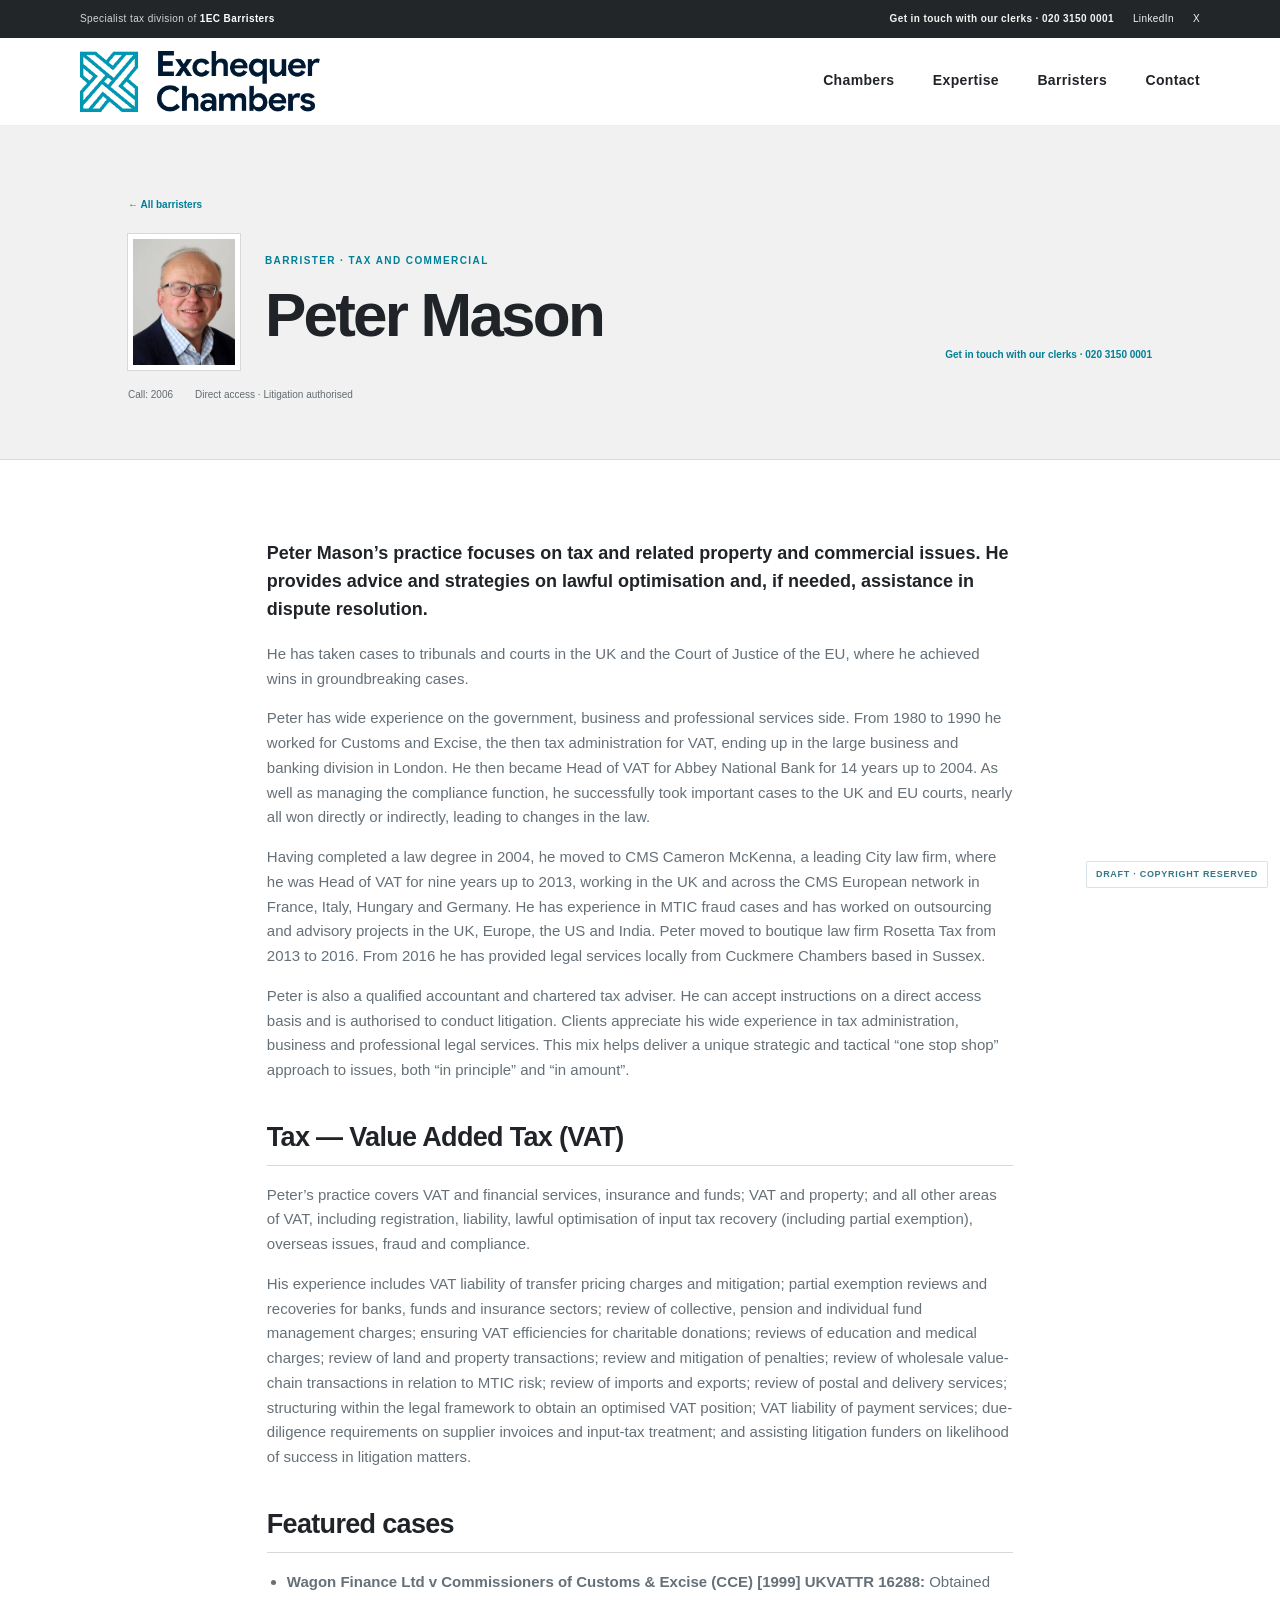
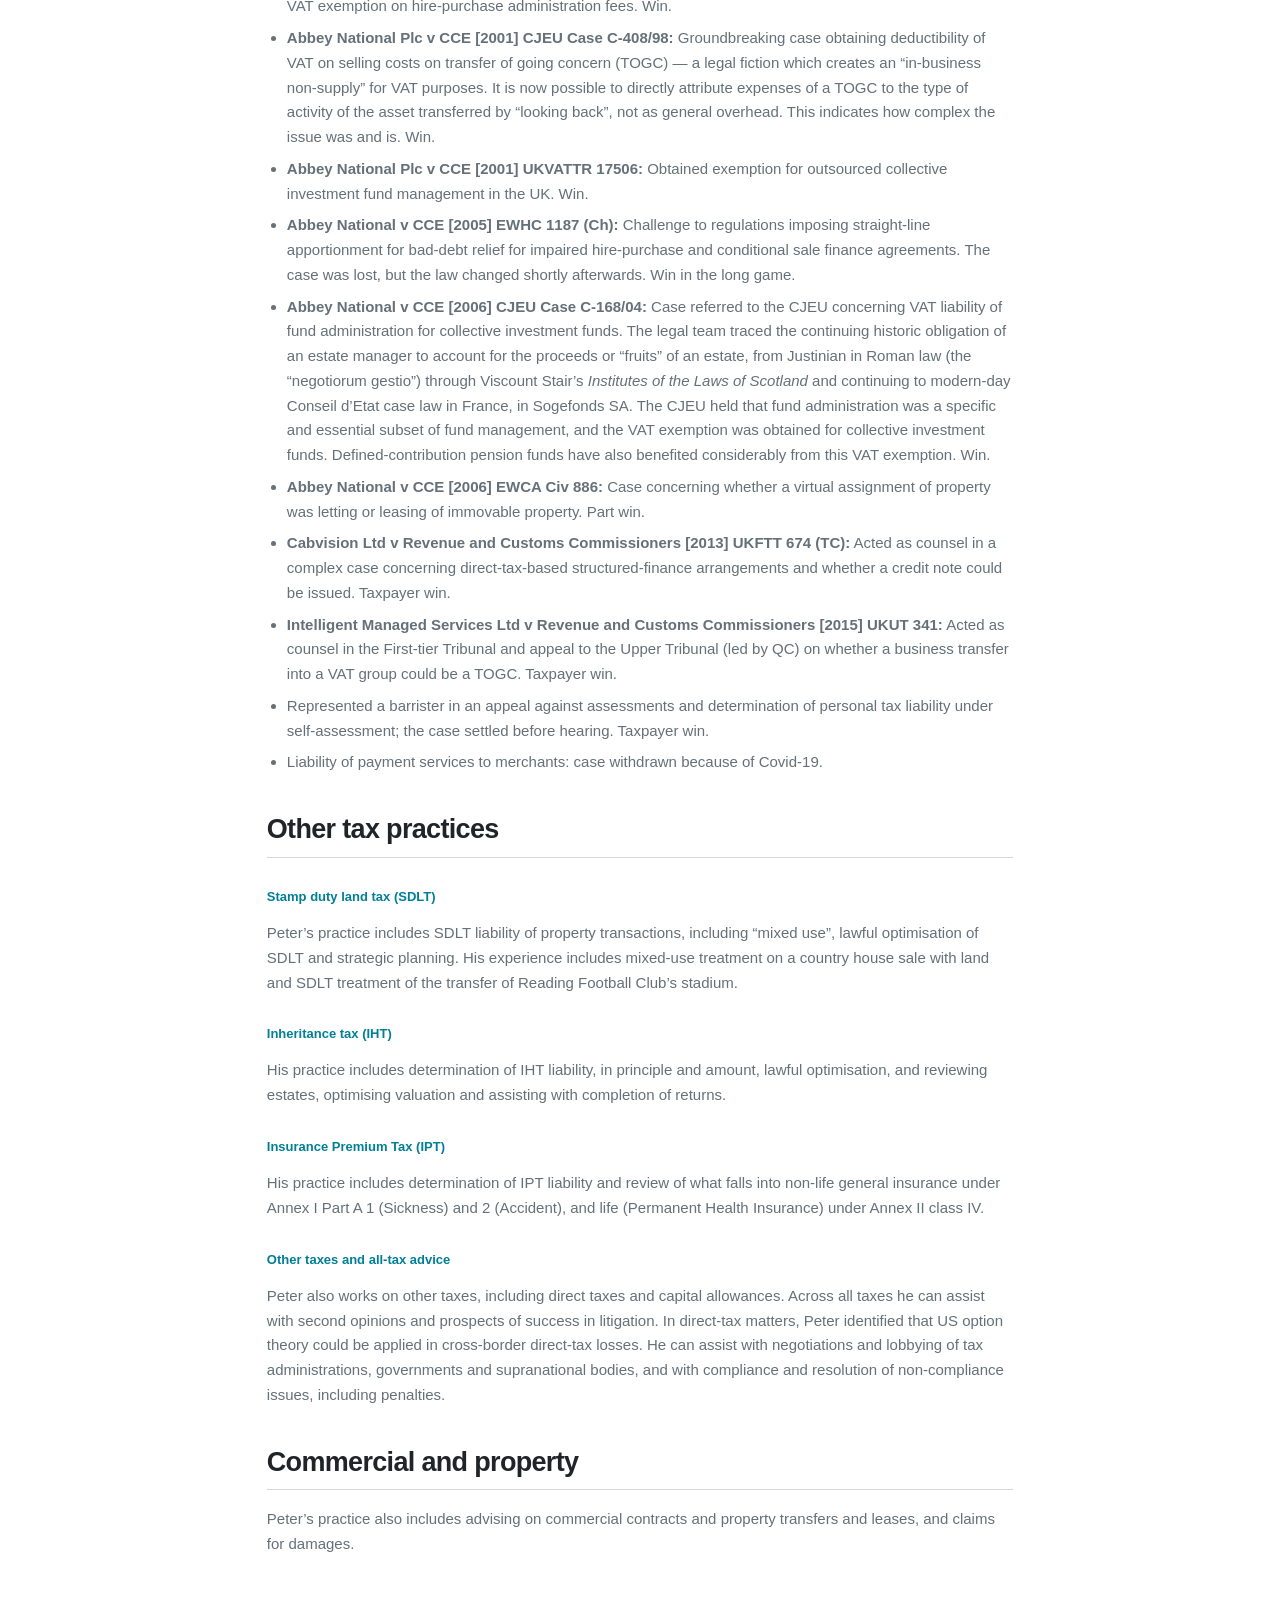
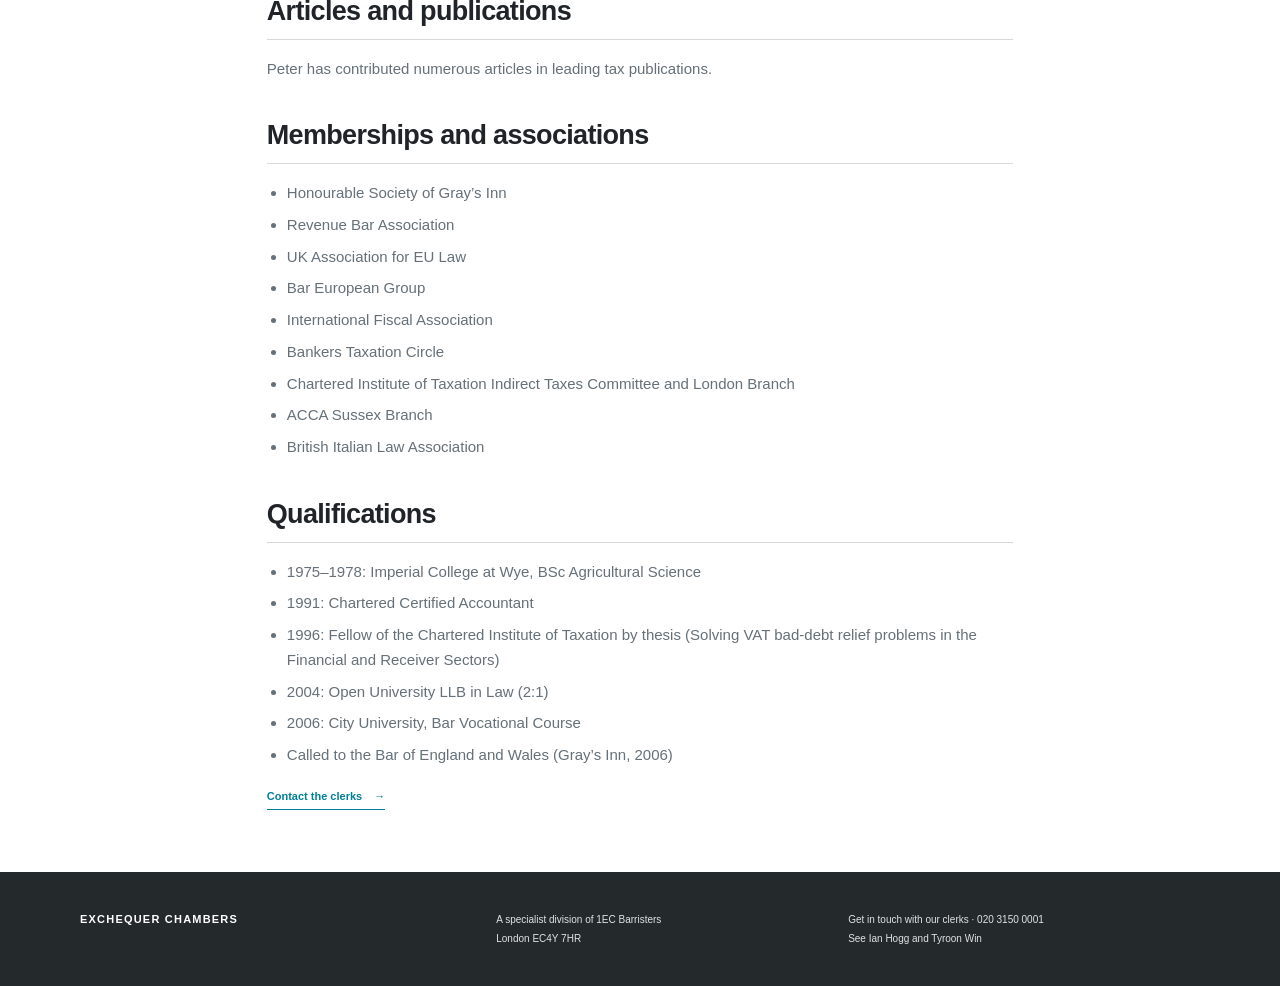
<file: peter-mason.html>
<!doctype html>
<html lang="en-GB">
<head>
  <meta charset="utf-8"><meta name="viewport" content="width=device-width, initial-scale=1">
  <meta name="description" content="Peter Mason is a barrister specialising in VAT, SDLT, inheritance tax, commercial and property matters, and tax litigation.">
  <meta property="og:type" content="profile"><meta property="og:locale" content="en_GB"><meta property="og:site_name" content="Exchequer Chambers"><meta property="og:title" content="Peter Mason | VAT and Tax Barrister"><meta property="og:description" content="Advice and litigation in VAT, SDLT, inheritance tax, commercial and property matters.">
  <meta property="profile:first_name" content="Peter"><meta property="profile:last_name" content="Mason">
  <meta name="twitter:card" content="summary"><meta name="twitter:title" content="Peter Mason | VAT and Tax Barrister"><meta name="twitter:description" content="Advice and litigation in VAT, SDLT, inheritance tax, commercial and property matters.">
  <title>Peter Mason | VAT and Tax Barrister | Exchequer Chambers</title><link rel="icon" href="favicon.png" type="image/png"><link rel="stylesheet" href="site.css"><script src="script.js" defer></script>
  <script type="application/ld+json">{"@context":"https://schema.org","@type":"Person","name":"Peter Mason","jobTitle":"Barrister","worksFor":{"@type":"LegalService","name":"Exchequer Chambers","parentOrganization":{"@type":"Organization","name":"1EC Barristers","url":"https://1ec.co.uk/"}},"knowsAbout":["Value added tax","Stamp duty land tax","Inheritance tax","Insurance premium tax","Commercial law","Property law"]}</script>
</head>
<body>
  <div class="utility-bar"><p>Specialist tax division of <a href="https://1ec.co.uk/" target="_blank" rel="noopener">1EC Barristers</a></p><div class="utility-links"><a class="utility-phone" href="contact.html">Get in touch with our clerks · 020 3150 0001</a><a href="https://www.linkedin.com/company/1-essex-court/" target="_blank" rel="noopener" aria-label="1EC Barristers on LinkedIn">LinkedIn</a><a href="https://x.com/1EssexCourt" target="_blank" rel="noopener" aria-label="1EC Barristers on X">X</a></div></div>
  <header class="site-header"><a class="brand" href="index.html" aria-label="Exchequer Chambers home"><img class="brand-image" src="logo.png" alt="Exchequer Chambers"></a><button class="menu-toggle" type="button" aria-expanded="false" aria-controls="primary-navigation">Menu <span aria-hidden="true">☰</span></button><nav class="primary-nav" id="primary-navigation" aria-label="Main navigation"><a href="chambers.html">Chambers</a><a href="practice.html">Expertise</a><a href="barristers.html">Barristers</a><a href="contact.html">Contact</a><a class="nav-call" href="contact.html">Get in touch <span>020 3150 0001</span></a></nav></header>
  <main>
    <section class="page-hero"><a class="back-link" href="barristers.html">← All barristers</a>    <div class="person-header"><div class="profile-heading"><img class="profile-portrait" src="images/peter-mason.jpeg" alt="Portrait of Peter Mason"><div><p class="eyebrow">Barrister · Tax and commercial</p><h1>Peter Mason</h1></div></div><a class="person-call" href="contact.html">Get in touch with our clerks · 020 3150 0001</a></div><div class="person-meta"><span>Call: 2006</span><span>Direct access · Litigation authorised</span></div></section>
    <div class="content-wrap profile-content">
      <p class="lead">Peter Mason’s practice focuses on tax and related property and commercial issues. He provides advice and strategies on lawful optimisation and, if needed, assistance in dispute resolution.</p>
      <p>He has taken cases to tribunals and courts in the UK and the Court of Justice of the EU, where he achieved wins in groundbreaking cases.</p>
      <p>Peter has wide experience on the government, business and professional services side. From 1980 to 1990 he worked for Customs and Excise, the then tax administration for VAT, ending up in the large business and banking division in London. He then became Head of VAT for Abbey National Bank for 14 years up to 2004. As well as managing the compliance function, he successfully took important cases to the UK and EU courts, nearly all won directly or indirectly, leading to changes in the law.</p>
      <p>Having completed a law degree in 2004, he moved to CMS Cameron McKenna, a leading City law firm, where he was Head of VAT for nine years up to 2013, working in the UK and across the CMS European network in France, Italy, Hungary and Germany. He has experience in MTIC fraud cases and has worked on outsourcing and advisory projects in the UK, Europe, the US and India. Peter moved to boutique law firm Rosetta Tax from 2013 to 2016. From 2016 he has provided legal services locally from Cuckmere Chambers based in Sussex.</p>
      <p>Peter is also a qualified accountant and chartered tax adviser. He can accept instructions on a direct access basis and is authorised to conduct litigation. Clients appreciate his wide experience in tax administration, business and professional legal services. This mix helps deliver a unique strategic and tactical “one stop shop” approach to issues, both “in principle” and “in amount”.</p>
      <h2>Tax — Value Added Tax (VAT)</h2>
      <p>Peter’s practice covers VAT and financial services, insurance and funds; VAT and property; and all other areas of VAT, including registration, liability, lawful optimisation of input tax recovery (including partial exemption), overseas issues, fraud and compliance.</p>
      <p>His experience includes VAT liability of transfer pricing charges and mitigation; partial exemption reviews and recoveries for banks, funds and insurance sectors; review of collective, pension and individual fund management charges; ensuring VAT efficiencies for charitable donations; reviews of education and medical charges; review of land and property transactions; review and mitigation of penalties; review of wholesale value-chain transactions in relation to MTIC risk; review of imports and exports; review of postal and delivery services; structuring within the legal framework to obtain an optimised VAT position; VAT liability of payment services; due-diligence requirements on supplier invoices and input-tax treatment; and assisting litigation funders on likelihood of success in litigation matters.</p>
      <h2>Featured cases</h2>
      <ul class="case-list">
        <li><strong>Wagon Finance Ltd v Commissioners of Customs &amp; Excise (CCE) [1999] UKVATTR 16288:</strong> Obtained VAT exemption on hire-purchase administration fees. Win.</li>
        <li><strong>Abbey National Plc v CCE [2001] CJEU Case C-408/98:</strong> Groundbreaking case obtaining deductibility of VAT on selling costs on transfer of going concern (TOGC) — a legal fiction which creates an “in-business non-supply” for VAT purposes. It is now possible to directly attribute expenses of a TOGC to the type of activity of the asset transferred by “looking back”, not as general overhead. This indicates how complex the issue was and is. Win.</li>
        <li><strong>Abbey National Plc v CCE [2001] UKVATTR 17506:</strong> Obtained exemption for outsourced collective investment fund management in the UK. Win.</li>
        <li><strong>Abbey National v CCE [2005] EWHC 1187 (Ch):</strong> Challenge to regulations imposing straight-line apportionment for bad-debt relief for impaired hire-purchase and conditional sale finance agreements. The case was lost, but the law changed shortly afterwards. Win in the long game.</li>
        <li><strong>Abbey National v CCE [2006] CJEU Case C-168/04:</strong> Case referred to the CJEU concerning VAT liability of fund administration for collective investment funds. The legal team traced the continuing historic obligation of an estate manager to account for the proceeds or “fruits” of an estate, from Justinian in Roman law (the “negotiorum gestio”) through Viscount Stair’s <em>Institutes of the Laws of Scotland</em> and continuing to modern-day Conseil d’Etat case law in France, in Sogefonds SA. The CJEU held that fund administration was a specific and essential subset of fund management, and the VAT exemption was obtained for collective investment funds. Defined-contribution pension funds have also benefited considerably from this VAT exemption. Win.</li>
        <li><strong>Abbey National v CCE [2006] EWCA Civ 886:</strong> Case concerning whether a virtual assignment of property was letting or leasing of immovable property. Part win.</li>
        <li><strong>Cabvision Ltd v Revenue and Customs Commissioners [2013] UKFTT 674 (TC):</strong> Acted as counsel in a complex case concerning direct-tax-based structured-finance arrangements and whether a credit note could be issued. Taxpayer win.</li>
        <li><strong>Intelligent Managed Services Ltd v Revenue and Customs Commissioners [2015] UKUT 341:</strong> Acted as counsel in the First-tier Tribunal and appeal to the Upper Tribunal (led by QC) on whether a business transfer into a VAT group could be a TOGC. Taxpayer win.</li>
        <li>Represented a barrister in an appeal against assessments and determination of personal tax liability under self-assessment; the case settled before hearing. Taxpayer win.</li>
        <li>Liability of payment services to merchants: case withdrawn because of Covid-19.</li>
      </ul>
      <h2>Other tax practices</h2>
      <h3>Stamp duty land tax (SDLT)</h3><p>Peter’s practice includes SDLT liability of property transactions, including “mixed use”, lawful optimisation of SDLT and strategic planning. His experience includes mixed-use treatment on a country house sale with land and SDLT treatment of the transfer of Reading Football Club’s stadium.</p>
      <h3>Inheritance tax (IHT)</h3><p>His practice includes determination of IHT liability, in principle and amount, lawful optimisation, and reviewing estates, optimising valuation and assisting with completion of returns.</p>
      <h3>Insurance Premium Tax (IPT)</h3><p>His practice includes determination of IPT liability and review of what falls into non-life general insurance under Annex I Part A 1 (Sickness) and 2 (Accident), and life (Permanent Health Insurance) under Annex II class IV.</p>
      <h3>Other taxes and all-tax advice</h3><p>Peter also works on other taxes, including direct taxes and capital allowances. Across all taxes he can assist with second opinions and prospects of success in litigation. In direct-tax matters, Peter identified that US option theory could be applied in cross-border direct-tax losses. He can assist with negotiations and lobbying of tax administrations, governments and supranational bodies, and with compliance and resolution of non-compliance issues, including penalties.</p>
      <h2>Commercial and property</h2><p>Peter’s practice also includes advising on commercial contracts and property transfers and leases, and claims for damages.</p>
      <h2>Articles and publications</h2><p>Peter has contributed numerous articles in leading tax publications.</p>
      <h2>Memberships and associations</h2>
      <ul><li>Honourable Society of Gray’s Inn</li><li>Revenue Bar Association</li><li>UK Association for EU Law</li><li>Bar European Group</li><li>International Fiscal Association</li><li>Bankers Taxation Circle</li><li>Chartered Institute of Taxation Indirect Taxes Committee and London Branch</li><li>ACCA Sussex Branch</li><li>British Italian Law Association</li></ul>
      <h2>Qualifications</h2>
      <ul><li>1975–1978: Imperial College at Wye, BSc Agricultural Science</li><li>1991: Chartered Certified Accountant</li><li>1996: Fellow of the Chartered Institute of Taxation by thesis (Solving VAT bad-debt relief problems in the Financial and Receiver Sectors)</li><li>2004: Open University LLB in Law (2:1)</li><li>2006: City University, Bar Vocational Course</li><li>Called to the Bar of England and Wales (Gray’s Inn, 2006)</li></ul>
      <a class="text-link" href="contact.html">Contact the clerks <span aria-hidden="true">→</span></a>
    </div>
  </main>
  <footer class="site-footer"><a class="footer-brand" href="index.html">EXCHEQUER CHAMBERS</a><p>A specialist division of 1EC Barristers<br>London EC4Y 7HR</p><p><a href="contact.html">Get in touch with our clerks · 020 3150 0001</a><br><a href="contact.html">See Ian Hogg and Tyroon Win</a></p></footer>
</body>
</html>
</file>
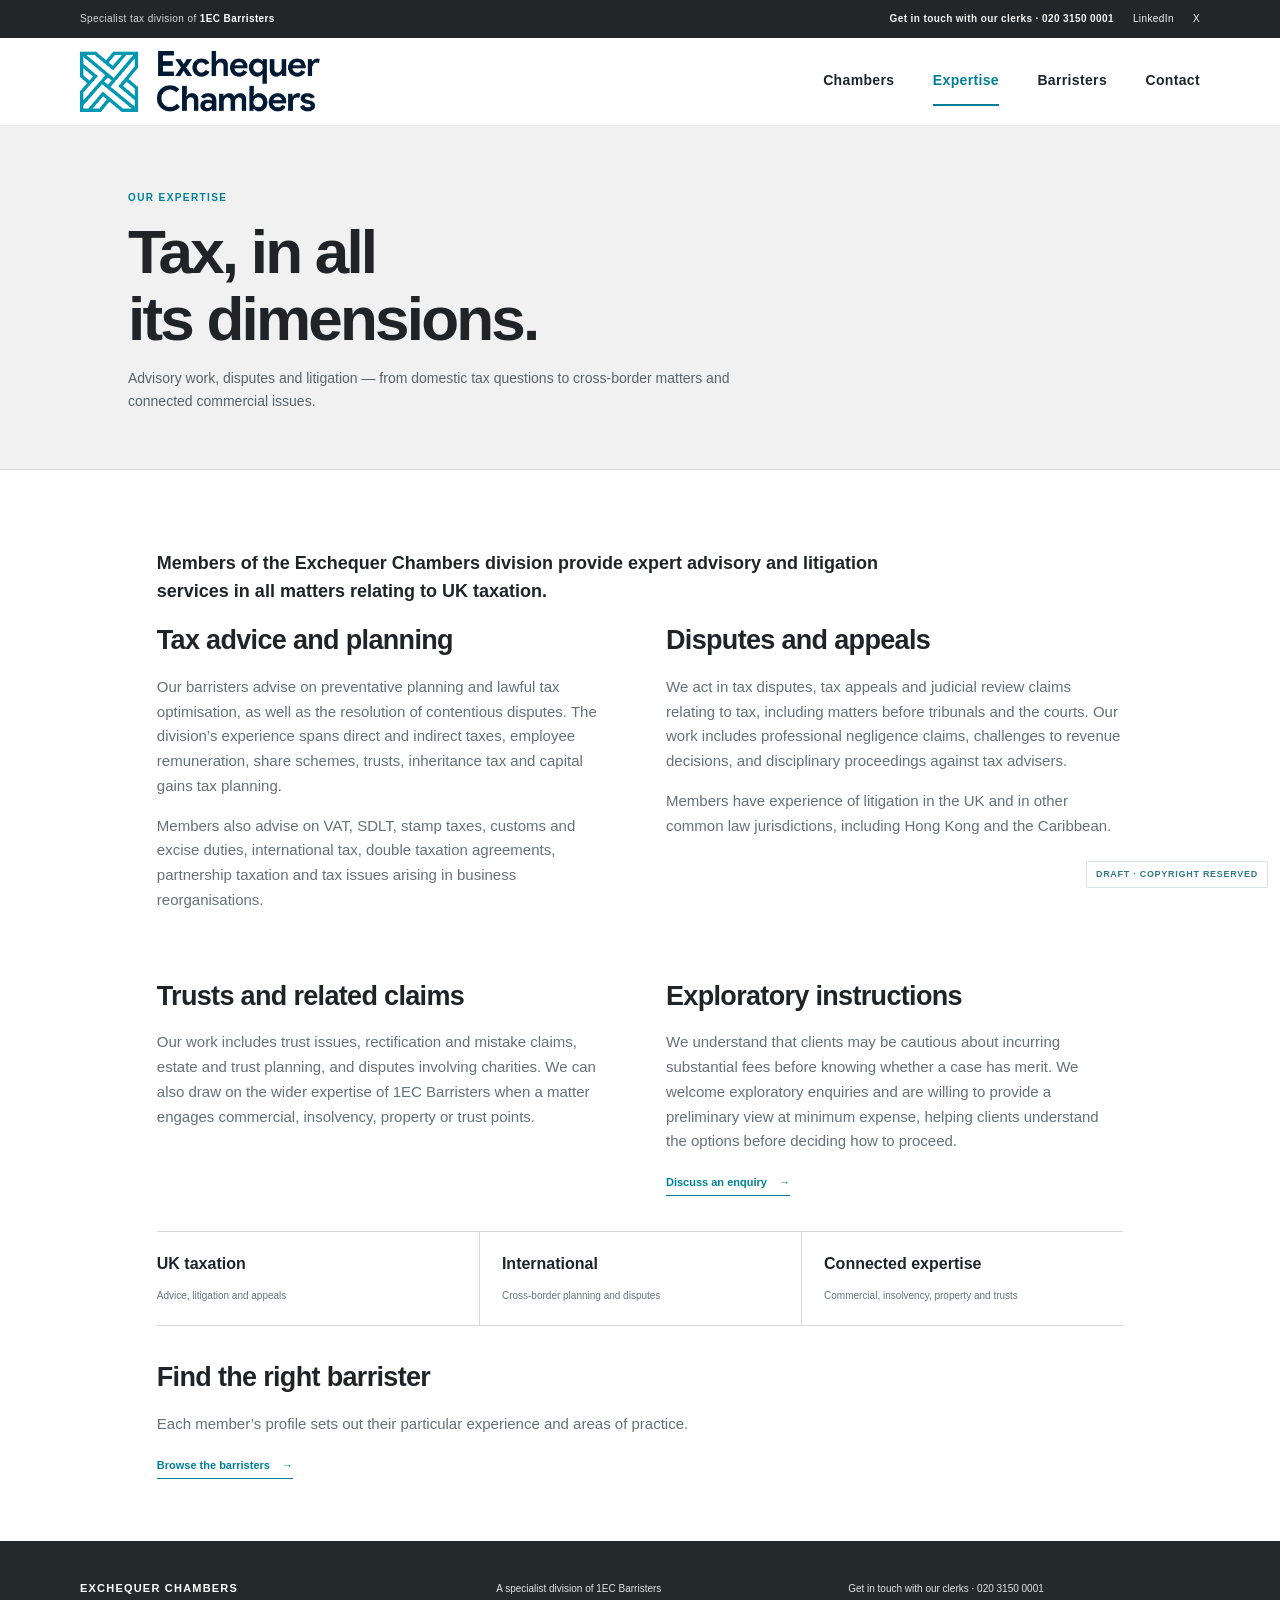
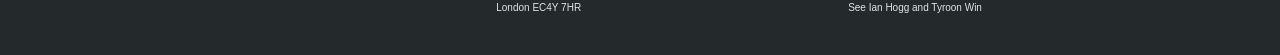
<file: practice.html>
<!doctype html>
<html lang="en-GB">
<head>
  <meta charset="utf-8"><meta name="viewport" content="width=device-width, initial-scale=1">
  <meta name="description" content="Explore tax advice and litigation from Exchequer Chambers, including VAT, trusts, tax disputes, appeals and cross-border tax.">
  <meta property="og:type" content="website"><meta property="og:locale" content="en_GB"><meta property="og:site_name" content="Exchequer Chambers"><meta property="og:title" content="Tax Expertise | Exchequer Chambers"><meta property="og:description" content="Tax planning, VAT, trusts, tax disputes, appeals and cross-border tax advice from Exchequer Chambers.">
  <meta name="twitter:card" content="summary"><meta name="twitter:title" content="Tax Expertise | Exchequer Chambers"><meta name="twitter:description" content="Tax planning, VAT, trusts, tax disputes, appeals and cross-border tax advice from Exchequer Chambers.">
  <title>Tax Expertise | Exchequer Chambers</title><link rel="icon" href="favicon.png" type="image/png"><link rel="stylesheet" href="site.css"><script src="script.js" defer></script>
  <script type="application/ld+json">{"@context":"https://schema.org","@type":"LegalService","name":"Exchequer Chambers","description":"Specialist tax division of 1EC Barristers, providing tax advice and advocacy.","parentOrganization":{"@type":"Organization","name":"1EC Barristers","url":"https://1ec.co.uk/"},"contactPoint":[{"@type":"ContactPoint","telephone":"+442031500001","contactType":"UK and other enquiries"},{"@type":"ContactPoint","telephone":"+442031500002","contactType":"Hong Kong enquiries for Stefano Mariani"}]}</script>
</head>
<body>
  <div class="utility-bar"><p>Specialist tax division of <a href="https://1ec.co.uk/" target="_blank" rel="noopener">1EC Barristers</a></p><div class="utility-links"><a class="utility-phone" href="contact.html">Get in touch with our clerks · 020 3150 0001</a><a href="https://www.linkedin.com/company/1-essex-court/" target="_blank" rel="noopener" aria-label="1EC Barristers on LinkedIn">LinkedIn</a><a href="https://x.com/1EssexCourt" target="_blank" rel="noopener" aria-label="1EC Barristers on X">X</a></div></div>
  <header class="site-header">
    <a class="brand" href="index.html" aria-label="Exchequer Chambers home"><img class="brand-image" src="logo.png" alt="Exchequer Chambers"></a>
    <button class="menu-toggle" type="button" aria-expanded="false" aria-controls="primary-navigation">Menu <span aria-hidden="true">☰</span></button>
    <nav class="primary-nav" id="primary-navigation" aria-label="Main navigation"><a href="chambers.html">Chambers</a><a href="practice.html">Expertise</a><a href="barristers.html">Barristers</a><a href="contact.html">Contact</a><a class="nav-call" href="contact.html">Get in touch <span>020 3150 0001</span></a></nav>
  </header>
  <main>
    <section class="page-hero"><p class="eyebrow">Our expertise</p><h1>Tax, in all<br>its dimensions.</h1><p>Advisory work, disputes and litigation — from domestic tax questions to cross-border matters and connected commercial issues.</p></section>
    <div class="content-wrap">
      <p class="lead">Members of the Exchequer Chambers division provide expert advisory and litigation services in all matters relating to UK taxation.</p>
      <div class="two-column">
        <section><h2>Tax advice and planning</h2><p>Our barristers advise on preventative planning and lawful tax optimisation, as well as the resolution of contentious disputes. The division’s experience spans direct and indirect taxes, employee remuneration, share schemes, trusts, inheritance tax and capital gains tax planning.</p><p>Members also advise on VAT, SDLT, stamp taxes, customs and excise duties, international tax, double taxation agreements, partnership taxation and tax issues arising in business reorganisations.</p></section>
        <section><h2>Disputes and appeals</h2><p>We act in tax disputes, tax appeals and judicial review claims relating to tax, including matters before tribunals and the courts. Our work includes professional negligence claims, challenges to revenue decisions, and disciplinary proceedings against tax advisers.</p><p>Members have experience of litigation in the UK and in other common law jurisdictions, including Hong Kong and the Caribbean.</p></section>
        <section><h2>Trusts and related claims</h2><p>Our work includes trust issues, rectification and mistake claims, estate and trust planning, and disputes involving charities. We can also draw on the wider expertise of 1EC Barristers when a matter engages commercial, insolvency, property or trust points.</p></section>
        <section><h2>Exploratory instructions</h2><p>We understand that clients may be cautious about incurring substantial fees before knowing whether a case has merit. We welcome exploratory enquiries and are willing to provide a preliminary view at minimum expense, helping clients understand the options before deciding how to proceed.</p><a class="text-link" href="contact.html">Discuss an enquiry <span aria-hidden="true">→</span></a></section>
      </div>
      <div class="detail-band">
        <div><strong>UK taxation</strong><span>Advice, litigation and appeals</span></div>
        <div><strong>International</strong><span>Cross-border planning and disputes</span></div>
        <div><strong>Connected expertise</strong><span>Commercial, insolvency, property and trusts</span></div>
      </div>
      <h2>Find the right barrister</h2>
      <p>Each member’s profile sets out their particular experience and areas of practice.</p>
      <a class="text-link" href="barristers.html">Browse the barristers <span aria-hidden="true">→</span></a>
    </div>
  </main>
  <footer class="site-footer"><a class="footer-brand" href="index.html">EXCHEQUER CHAMBERS</a><p>A specialist division of 1EC Barristers<br>London EC4Y 7HR</p><p><a href="contact.html">Get in touch with our clerks · 020 3150 0001</a><br><a href="contact.html">See Ian Hogg and Tyroon Win</a></p></footer>
</body>
</html>
</file>
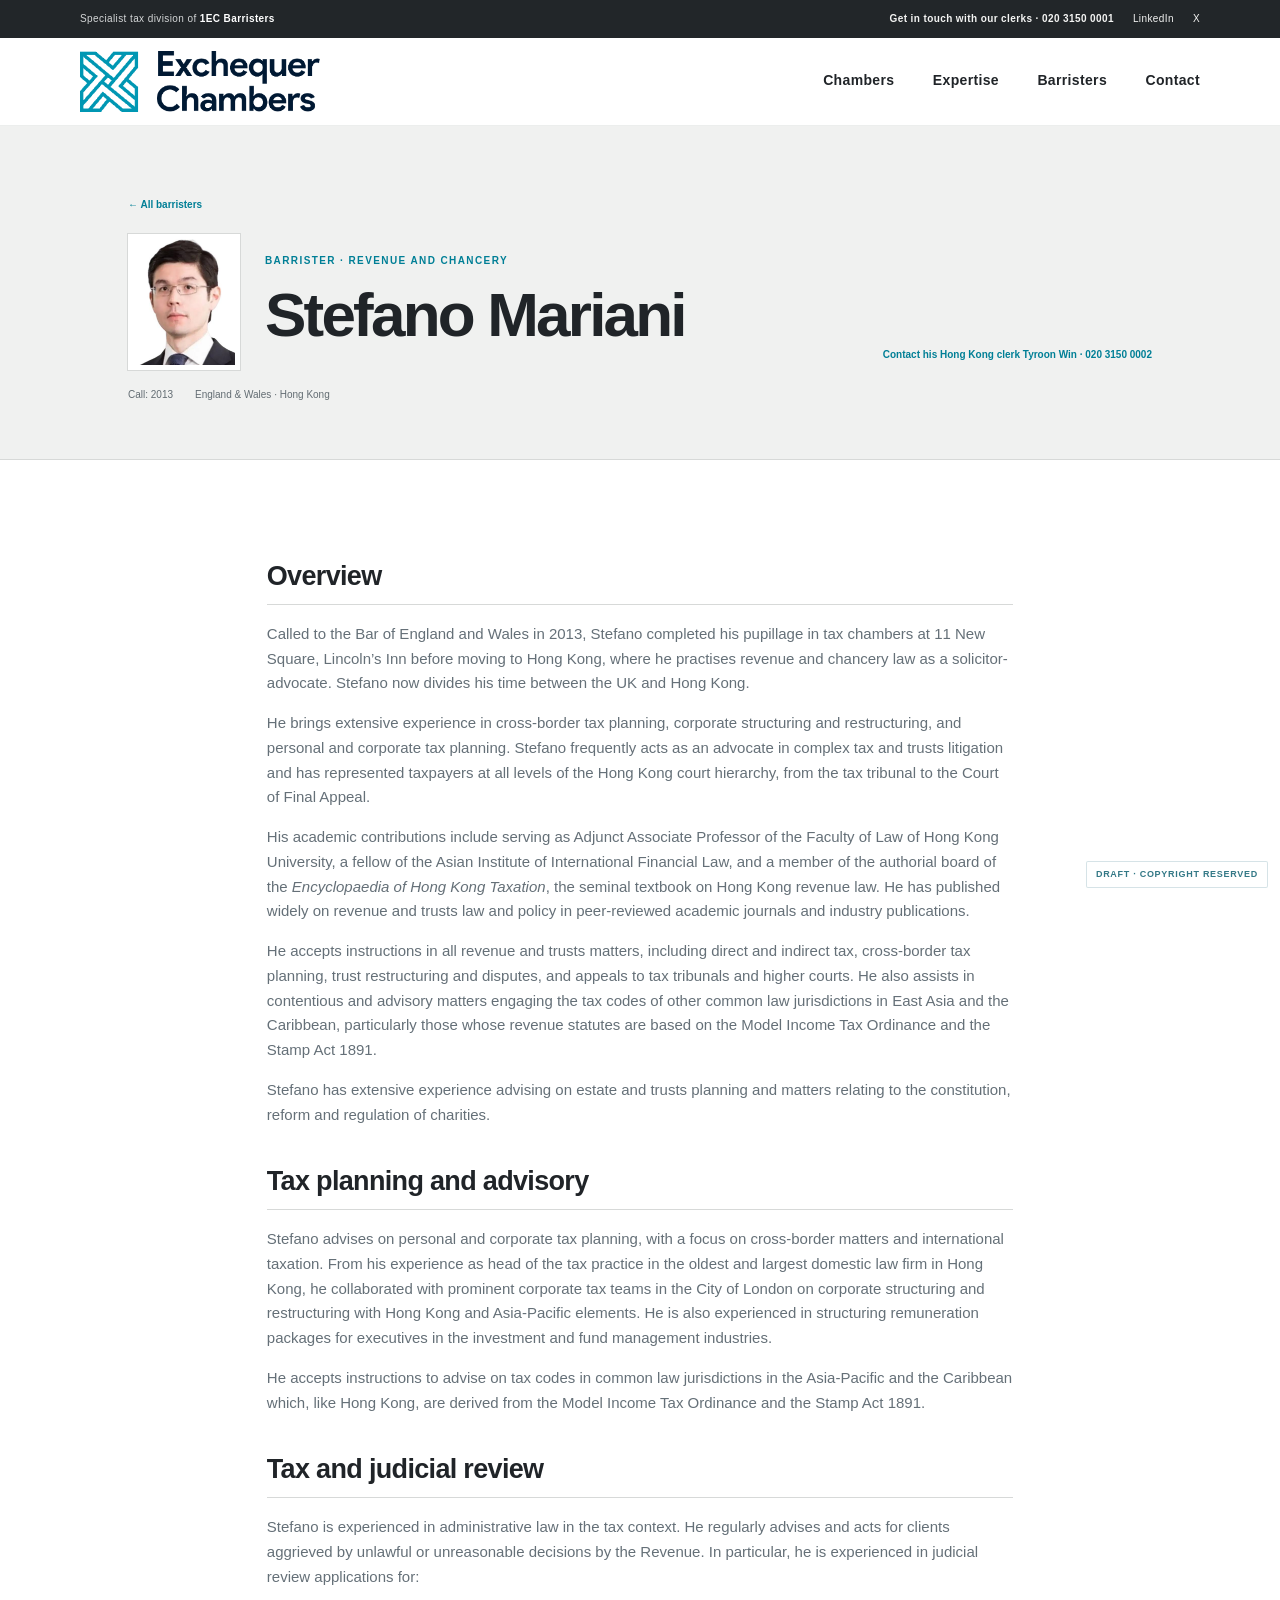
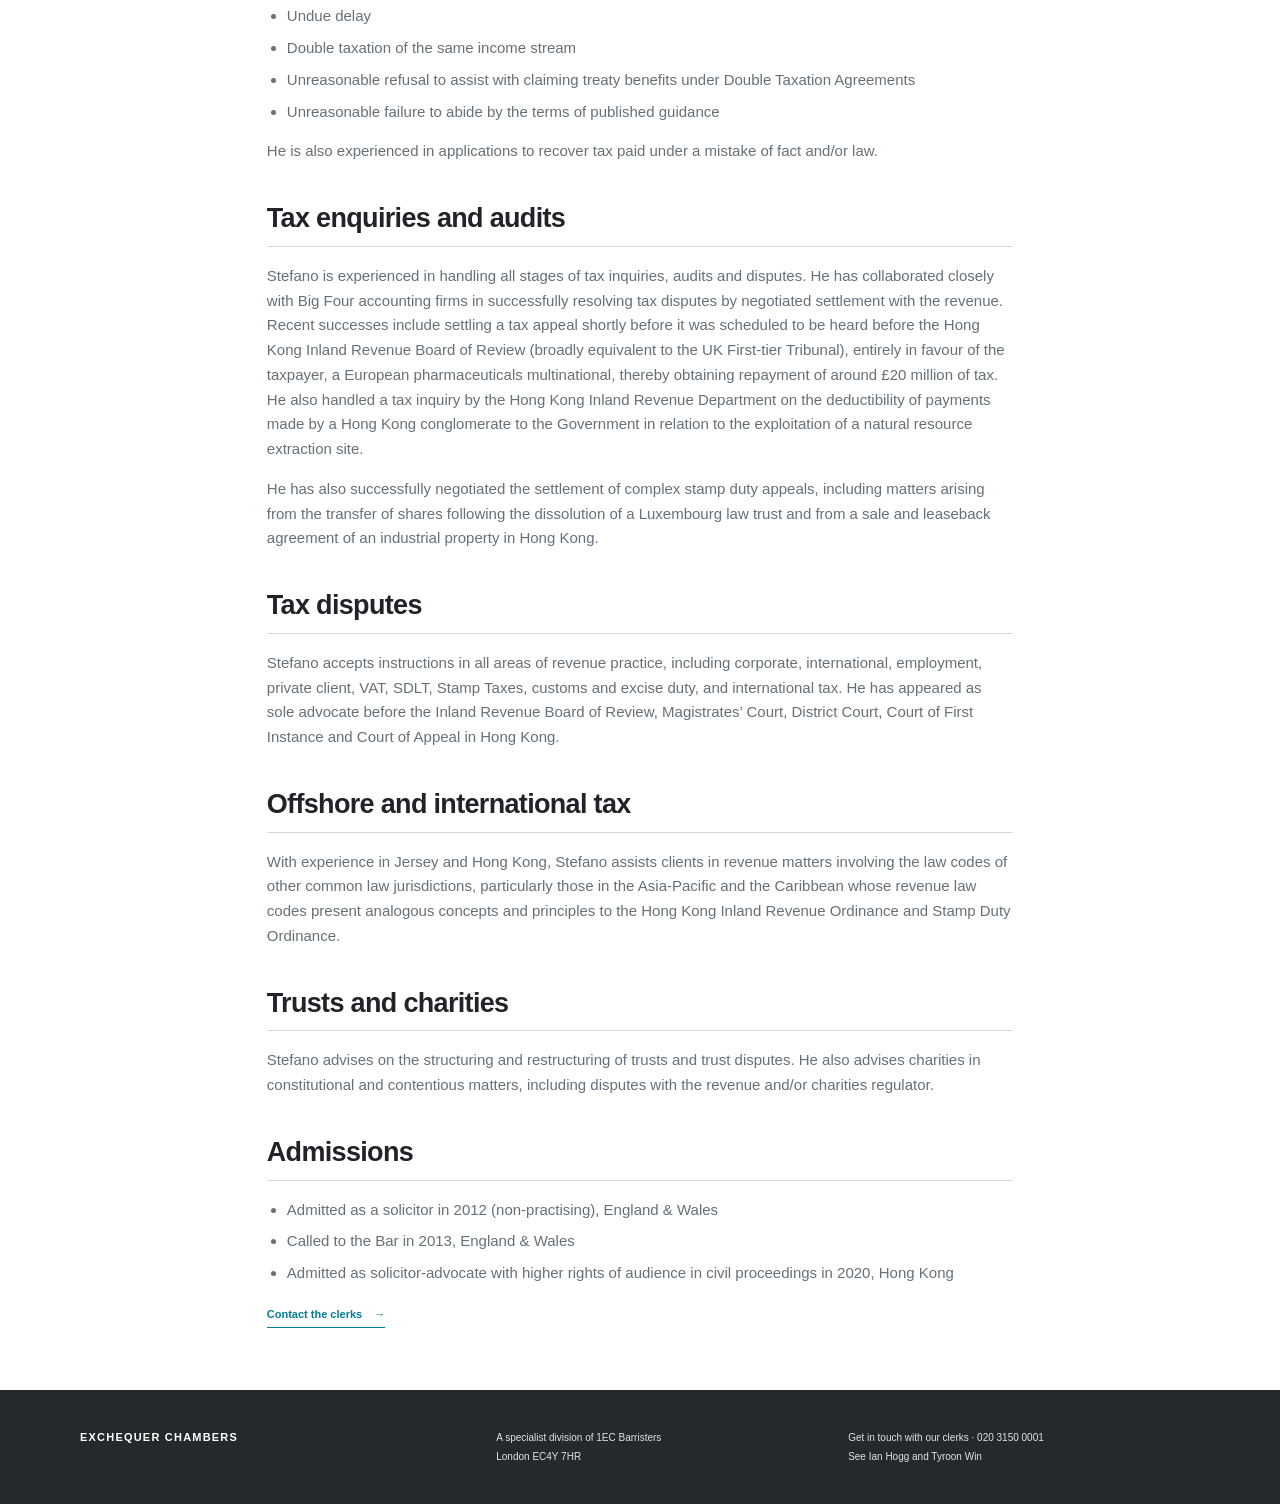
<file: stefano-mariani.html>
<!doctype html>
<html lang="en-GB">
<head>
  <meta charset="utf-8"><meta name="viewport" content="width=device-width, initial-scale=1">
  <meta name="description" content="Stefano Mariani practises revenue and chancery law in the UK and Hong Kong, with experience in cross-border tax, trusts and disputes.">
  <meta property="og:type" content="profile"><meta property="og:locale" content="en_GB"><meta property="og:site_name" content="Exchequer Chambers"><meta property="og:title" content="Stefano Mariani | Revenue and Chancery Barrister"><meta property="og:description" content="UK and Hong Kong practice in revenue law, cross-border tax, trusts and disputes.">
  <meta property="profile:first_name" content="Stefano"><meta property="profile:last_name" content="Mariani">
  <meta name="twitter:card" content="summary"><meta name="twitter:title" content="Stefano Mariani | Revenue and Chancery Barrister"><meta name="twitter:description" content="UK and Hong Kong practice in revenue law, cross-border tax, trusts and disputes.">
  <title>Stefano Mariani | Revenue and Chancery Barrister | Exchequer Chambers</title><link rel="icon" href="favicon.png" type="image/png"><link rel="stylesheet" href="site.css"><script src="script.js" defer></script>
  <script type="application/ld+json">{"@context":"https://schema.org","@type":"Person","name":"Stefano Mariani","jobTitle":"Barrister and solicitor-advocate","worksFor":{"@type":"LegalService","name":"Exchequer Chambers","parentOrganization":{"@type":"Organization","name":"1EC Barristers","url":"https://1ec.co.uk/"}},"knowsAbout":["Revenue law","Chancery law","Cross-border tax","Trusts","Hong Kong tax"]}</script>
</head>
<body>
  <div class="utility-bar"><p>Specialist tax division of <a href="https://1ec.co.uk/" target="_blank" rel="noopener">1EC Barristers</a></p><div class="utility-links"><a class="utility-phone" href="contact.html">Get in touch with our clerks · 020 3150 0001</a><a href="https://www.linkedin.com/company/1-essex-court/" target="_blank" rel="noopener" aria-label="1EC Barristers on LinkedIn">LinkedIn</a><a href="https://x.com/1EssexCourt" target="_blank" rel="noopener" aria-label="1EC Barristers on X">X</a></div></div>
  <header class="site-header"><a class="brand" href="index.html" aria-label="Exchequer Chambers home"><img class="brand-image" src="logo.png" alt="Exchequer Chambers"></a><button class="menu-toggle" type="button" aria-expanded="false" aria-controls="primary-navigation">Menu <span aria-hidden="true">☰</span></button><nav class="primary-nav" id="primary-navigation" aria-label="Main navigation"><a href="chambers.html">Chambers</a><a href="practice.html">Expertise</a><a href="barristers.html">Barristers</a><a href="contact.html">Contact</a><a class="nav-call" href="contact.html">Get in touch <span>020 3150 0001</span></a></nav></header>
  <main>
    <section class="page-hero"><a class="back-link" href="barristers.html">← All barristers</a><div class="person-header"><div class="profile-heading"><img class="profile-portrait" src="images/stefano-mariani.jpeg" alt="Portrait of Stefano Mariani"><div><p class="eyebrow">Barrister · Revenue and chancery</p><h1>Stefano Mariani</h1></div></div><a class="person-call" href="tel:+442031500002">Contact his Hong Kong clerk Tyroon Win · 020 3150 0002</a></div><div class="person-meta"><span>Call: 2013</span><span>England &amp; Wales · Hong Kong</span></div></section>
    <div class="content-wrap profile-content">
      <h2>Overview</h2>
      <p>Called to the Bar of England and Wales in 2013, Stefano completed his pupillage in tax chambers at 11 New Square, Lincoln’s Inn before moving to Hong Kong, where he practises revenue and chancery law as a solicitor-advocate. Stefano now divides his time between the UK and Hong Kong.</p>
      <p>He brings extensive experience in cross-border tax planning, corporate structuring and restructuring, and personal and corporate tax planning. Stefano frequently acts as an advocate in complex tax and trusts litigation and has represented taxpayers at all levels of the Hong Kong court hierarchy, from the tax tribunal to the Court of Final Appeal.</p>
      <p>His academic contributions include serving as Adjunct Associate Professor of the Faculty of Law of Hong Kong University, a fellow of the Asian Institute of International Financial Law, and a member of the authorial board of the <em>Encyclopaedia of Hong Kong Taxation</em>, the seminal textbook on Hong Kong revenue law. He has published widely on revenue and trusts law and policy in peer-reviewed academic journals and industry publications.</p>
      <p>He accepts instructions in all revenue and trusts matters, including direct and indirect tax, cross-border tax planning, trust restructuring and disputes, and appeals to tax tribunals and higher courts. He also assists in contentious and advisory matters engaging the tax codes of other common law jurisdictions in East Asia and the Caribbean, particularly those whose revenue statutes are based on the Model Income Tax Ordinance and the Stamp Act 1891.</p>
      <p>Stefano has extensive experience advising on estate and trusts planning and matters relating to the constitution, reform and regulation of charities.</p>
      <h2>Tax planning and advisory</h2>
      <p>Stefano advises on personal and corporate tax planning, with a focus on cross-border matters and international taxation. From his experience as head of the tax practice in the oldest and largest domestic law firm in Hong Kong, he collaborated with prominent corporate tax teams in the City of London on corporate structuring and restructuring with Hong Kong and Asia-Pacific elements. He is also experienced in structuring remuneration packages for executives in the investment and fund management industries.</p>
      <p>He accepts instructions to advise on tax codes in common law jurisdictions in the Asia-Pacific and the Caribbean which, like Hong Kong, are derived from the Model Income Tax Ordinance and the Stamp Act 1891.</p>
      <h2>Tax and judicial review</h2>
      <p>Stefano is experienced in administrative law in the tax context. He regularly advises and acts for clients aggrieved by unlawful or unreasonable decisions by the Revenue. In particular, he is experienced in judicial review applications for:</p>
      <ul><li>Undue delay</li><li>Double taxation of the same income stream</li><li>Unreasonable refusal to assist with claiming treaty benefits under Double Taxation Agreements</li><li>Unreasonable failure to abide by the terms of published guidance</li></ul>
      <p>He is also experienced in applications to recover tax paid under a mistake of fact and/or law.</p>
      <h2>Tax enquiries and audits</h2>
      <p>Stefano is experienced in handling all stages of tax inquiries, audits and disputes. He has collaborated closely with Big Four accounting firms in successfully resolving tax disputes by negotiated settlement with the revenue. Recent successes include settling a tax appeal shortly before it was scheduled to be heard before the Hong Kong Inland Revenue Board of Review (broadly equivalent to the UK First-tier Tribunal), entirely in favour of the taxpayer, a European pharmaceuticals multinational, thereby obtaining repayment of around £20 million of tax. He also handled a tax inquiry by the Hong Kong Inland Revenue Department on the deductibility of payments made by a Hong Kong conglomerate to the Government in relation to the exploitation of a natural resource extraction site.</p>
      <p>He has also successfully negotiated the settlement of complex stamp duty appeals, including matters arising from the transfer of shares following the dissolution of a Luxembourg law trust and from a sale and leaseback agreement of an industrial property in Hong Kong.</p>
      <h2>Tax disputes</h2>
      <p>Stefano accepts instructions in all areas of revenue practice, including corporate, international, employment, private client, VAT, SDLT, Stamp Taxes, customs and excise duty, and international tax. He has appeared as sole advocate before the Inland Revenue Board of Review, Magistrates’ Court, District Court, Court of First Instance and Court of Appeal in Hong Kong.</p>
      <h2>Offshore and international tax</h2>
      <p>With experience in Jersey and Hong Kong, Stefano assists clients in revenue matters involving the law codes of other common law jurisdictions, particularly those in the Asia-Pacific and the Caribbean whose revenue law codes present analogous concepts and principles to the Hong Kong Inland Revenue Ordinance and Stamp Duty Ordinance.</p>
      <h2>Trusts and charities</h2>
      <p>Stefano advises on the structuring and restructuring of trusts and trust disputes. He also advises charities in constitutional and contentious matters, including disputes with the revenue and/or charities regulator.</p>
      <h2>Admissions</h2>
      <ul><li>Admitted as a solicitor in 2012 (non-practising), England &amp; Wales</li><li>Called to the Bar in 2013, England &amp; Wales</li><li>Admitted as solicitor-advocate with higher rights of audience in civil proceedings in 2020, Hong Kong</li></ul>
      <a class="text-link" href="contact.html">Contact the clerks <span aria-hidden="true">→</span></a>
    </div>
  </main>
  <footer class="site-footer"><a class="footer-brand" href="index.html">EXCHEQUER CHAMBERS</a><p>A specialist division of 1EC Barristers<br>London EC4Y 7HR</p><p><a href="contact.html">Get in touch with our clerks · 020 3150 0001</a><br><a href="contact.html">See Ian Hogg and Tyroon Win</a></p></footer>
</body>
</html>
</file>
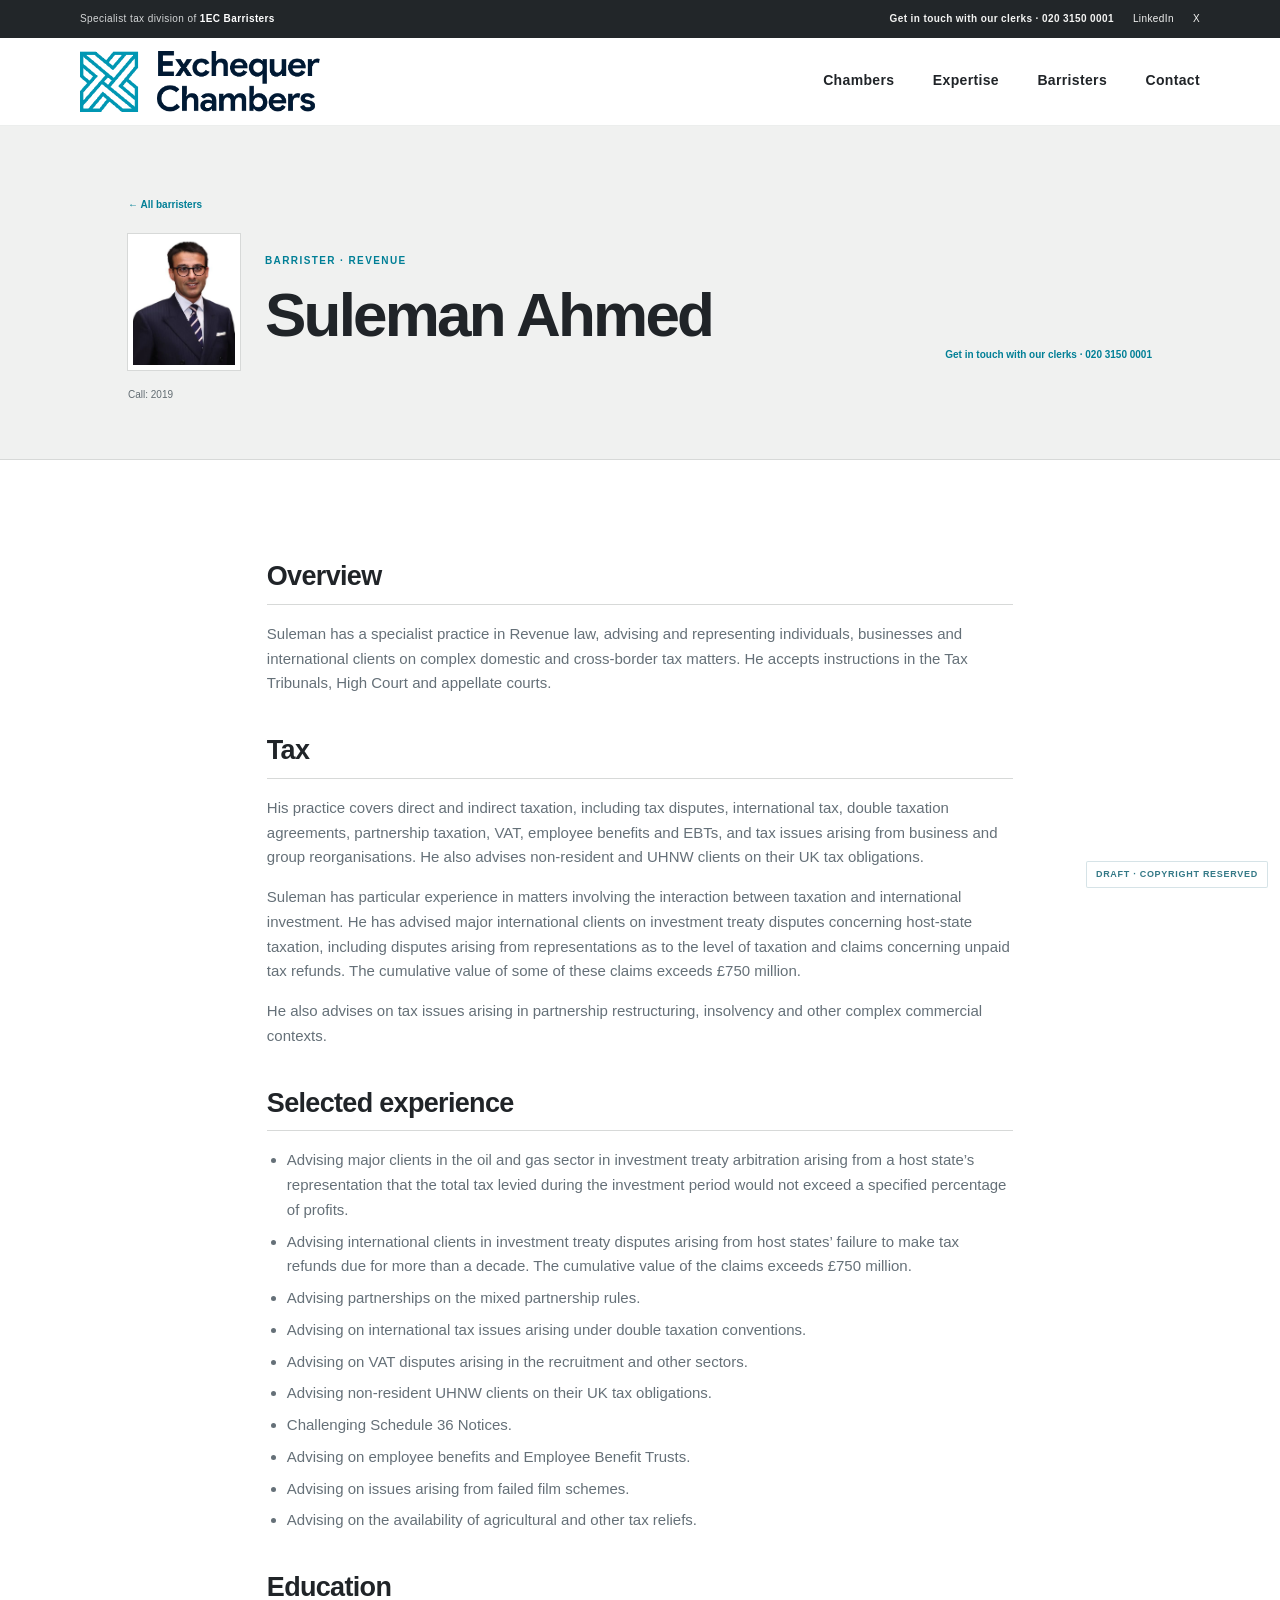
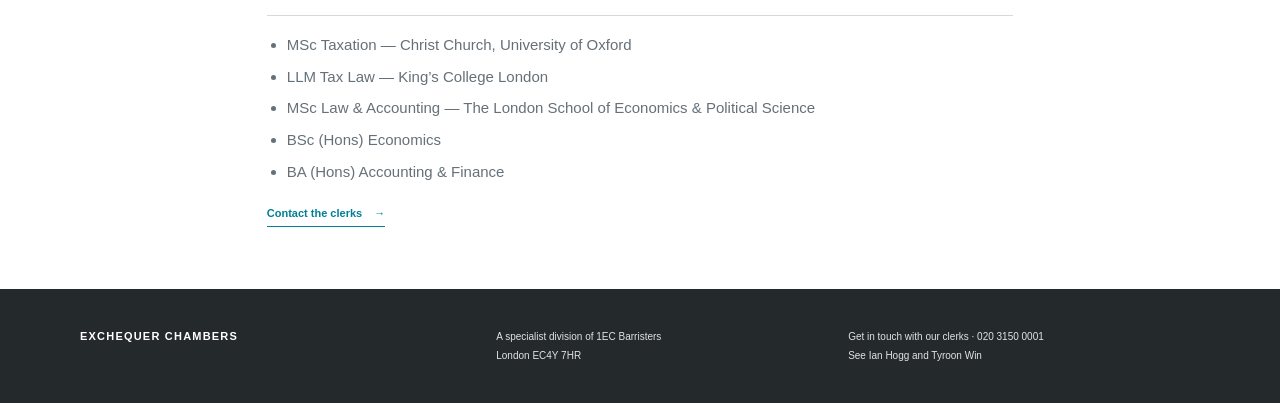
<file: suleman-ahmed.html>
<!doctype html>
<html lang="en-GB">
<head>
  <meta charset="utf-8"><meta name="viewport" content="width=device-width, initial-scale=1">
  <meta name="description" content="Suleman Ahmed advises on revenue law, international and cross-border tax, investment treaty disputes, VAT and employee benefits.">
  <meta property="og:type" content="profile"><meta property="og:locale" content="en_GB"><meta property="og:site_name" content="Exchequer Chambers"><meta property="og:title" content="Suleman Ahmed | Revenue and International Tax Barrister"><meta property="og:description" content="Revenue law, cross-border tax, investment treaty disputes, VAT and employee benefits.">
  <meta property="profile:first_name" content="Suleman"><meta property="profile:last_name" content="Ahmed">
  <meta name="twitter:card" content="summary"><meta name="twitter:title" content="Suleman Ahmed | Revenue and International Tax Barrister"><meta name="twitter:description" content="Revenue law, cross-border tax, investment treaty disputes, VAT and employee benefits.">
  <title>Suleman Ahmed | Revenue and International Tax Barrister | Exchequer Chambers</title><link rel="icon" href="favicon.png" type="image/png"><link rel="stylesheet" href="site.css"><script src="script.js" defer></script>
  <script type="application/ld+json">{"@context":"https://schema.org","@type":"Person","name":"Suleman Ahmed","jobTitle":"Barrister","worksFor":{"@type":"LegalService","name":"Exchequer Chambers","parentOrganization":{"@type":"Organization","name":"1EC Barristers","url":"https://1ec.co.uk/"}},"knowsAbout":["Revenue law","International tax","Investment treaty disputes","Value added tax","Employee benefits"]}</script>
</head>
<body>
  <div class="utility-bar"><p>Specialist tax division of <a href="https://1ec.co.uk/" target="_blank" rel="noopener">1EC Barristers</a></p><div class="utility-links"><a class="utility-phone" href="contact.html">Get in touch with our clerks · 020 3150 0001</a><a href="https://www.linkedin.com/company/1-essex-court/" target="_blank" rel="noopener" aria-label="1EC Barristers on LinkedIn">LinkedIn</a><a href="https://x.com/1EssexCourt" target="_blank" rel="noopener" aria-label="1EC Barristers on X">X</a></div></div>
  <header class="site-header"><a class="brand" href="index.html" aria-label="Exchequer Chambers home"><img class="brand-image" src="logo.png" alt="Exchequer Chambers"></a><button class="menu-toggle" type="button" aria-expanded="false" aria-controls="primary-navigation">Menu <span aria-hidden="true">☰</span></button><nav class="primary-nav" id="primary-navigation" aria-label="Main navigation"><a href="chambers.html">Chambers</a><a href="practice.html">Expertise</a><a href="barristers.html">Barristers</a><a href="contact.html">Contact</a><a class="nav-call" href="contact.html">Get in touch <span>020 3150 0001</span></a></nav></header>
  <main>
    <section class="page-hero"><a class="back-link" href="barristers.html">← All barristers</a>    <div class="person-header"><div class="profile-heading"><img class="profile-portrait" src="images/suleman-ahmed.jpeg" alt="Portrait of Suleman Ahmed"><div><p class="eyebrow">Barrister · Revenue</p><h1>Suleman Ahmed</h1></div></div><a class="person-call" href="contact.html">Get in touch with our clerks · 020 3150 0001</a></div><div class="person-meta"><span>Call: 2019</span></div></section>
    <div class="content-wrap profile-content">
      <h2>Overview</h2>
      <p>Suleman has a specialist practice in Revenue law, advising and representing individuals, businesses and international clients on complex domestic and cross-border tax matters. He accepts instructions in the Tax Tribunals, High Court and appellate courts.</p>
      <h2>Tax</h2>
      <p>His practice covers direct and indirect taxation, including tax disputes, international tax, double taxation agreements, partnership taxation, VAT, employee benefits and EBTs, and tax issues arising from business and group reorganisations. He also advises non-resident and UHNW clients on their UK tax obligations.</p>
      <p>Suleman has particular experience in matters involving the interaction between taxation and international investment. He has advised major international clients on investment treaty disputes concerning host-state taxation, including disputes arising from representations as to the level of taxation and claims concerning unpaid tax refunds. The cumulative value of some of these claims exceeds £750 million.</p>
      <p>He also advises on tax issues arising in partnership restructuring, insolvency and other complex commercial contexts.</p>
      <h2>Selected experience</h2>
      <ul class="case-list">
        <li>Advising major clients in the oil and gas sector in investment treaty arbitration arising from a host state’s representation that the total tax levied during the investment period would not exceed a specified percentage of profits.</li>
        <li>Advising international clients in investment treaty disputes arising from host states’ failure to make tax refunds due for more than a decade. The cumulative value of the claims exceeds £750 million.</li>
        <li>Advising partnerships on the mixed partnership rules.</li>
        <li>Advising on international tax issues arising under double taxation conventions.</li>
        <li>Advising on VAT disputes arising in the recruitment and other sectors.</li>
        <li>Advising non-resident UHNW clients on their UK tax obligations.</li>
        <li>Challenging Schedule 36 Notices.</li>
        <li>Advising on employee benefits and Employee Benefit Trusts.</li>
        <li>Advising on issues arising from failed film schemes.</li>
        <li>Advising on the availability of agricultural and other tax reliefs.</li>
      </ul>
      <h2>Education</h2>
      <ul><li>MSc Taxation — Christ Church, University of Oxford</li><li>LLM Tax Law — King’s College London</li><li>MSc Law &amp; Accounting — The London School of Economics &amp; Political Science</li><li>BSc (Hons) Economics</li><li>BA (Hons) Accounting &amp; Finance</li></ul>
      <a class="text-link" href="contact.html">Contact the clerks <span aria-hidden="true">→</span></a>
    </div>
  </main>
  <footer class="site-footer"><a class="footer-brand" href="index.html">EXCHEQUER CHAMBERS</a><p>A specialist division of 1EC Barristers<br>London EC4Y 7HR</p><p><a href="contact.html">Get in touch with our clerks · 020 3150 0001</a><br><a href="contact.html">See Ian Hogg and Tyroon Win</a></p></footer>
</body>
</html>
</file>
<file: site.css>
:root {
  --ink: #202428;
  --muted: #657078;
  --accent: #007f96;
  --accent-dark: #005768;
  --paper: #f3f3f1;
  --white: #fff;
  --line: #d7d9d8;
  --font: Arial, Helvetica, sans-serif;
}

* { box-sizing: border-box; }
html { scroll-behavior: smooth; }
body { margin: 0; color: var(--ink); background: var(--white); font-family: var(--font); font-size: 15px; line-height: 1.65; }
body::after { content: "DRAFT · COPYRIGHT RESERVED"; position: fixed; right: 12px; bottom: 12px; z-index: 20; padding: 5px 9px; border: 1px solid rgba(0,87,104,.2); border-radius: 2px; background: rgba(255,255,255,.9); color: var(--accent-dark); font-size: 9px; font-weight: 700; letter-spacing: .08em; opacity: .8; pointer-events: none; }
a { color: inherit; text-decoration: none; }
a:focus-visible, button:focus-visible, input:focus-visible { outline: 3px solid var(--accent); outline-offset: 3px; }
button, input { font: inherit; }
.utility-bar { min-height: 38px; padding: 7px 6.25%; display: flex; align-items: center; justify-content: space-between; gap: 20px; background: #222629; color: #f4f4f3; font-size: 10px; letter-spacing: .04em; }
.utility-bar p { margin: 0; color: #d5d7d8; }
.utility-bar p a { color: var(--white); font-weight: 700; }
.utility-links { display: flex; align-items: center; gap: 19px; }
.utility-links a { white-space: nowrap; }
.utility-links a:hover { color: #9bdbe5; }
.utility-phone { font-weight: 700; }
.site-header { min-height: 82px; padding: 13px 6.25%; background: var(--white); display: flex; align-items: center; justify-content: space-between; gap: 36px; position: relative; z-index: 4; border-bottom: 1px solid #eceeed; }
.brand { display: flex; align-items: center; line-height: 1; min-width: 180px; }
.brand-image { display: block; width: 240px; max-width: 100%; height: auto; }
.primary-nav { display: flex; align-items: center; gap: clamp(18px, 3vw, 40px); font-size: 14px; font-weight: 700; letter-spacing: .025em; }
.primary-nav > a:not(.nav-call) { padding: 12px 0; border-bottom: 2px solid transparent; }
.primary-nav > a:not(.nav-call):hover, .primary-nav > a[aria-current="page"] { color: var(--accent); border-color: var(--accent); }
.nav-call { display: none; }
.menu-toggle { display: none; padding: 9px 0 9px 10px; border: 0; background: none; color: var(--ink); font-size: 11px; font-weight: 700; cursor: pointer; }
.eyebrow { margin: 0; color: var(--accent); font-size: 10px; font-weight: 700; letter-spacing: .14em; line-height: 1.4; text-transform: uppercase; }
.text-link { display: inline-flex; align-items: center; gap: 12px; color: var(--accent); font-size: 11px; font-weight: 700; border-bottom: 1px solid var(--accent); padding-bottom: 4px; }
.text-link:hover { color: var(--accent-dark); }
.button { display: inline-flex; align-items: center; justify-content: center; gap: 26px; padding: 13px 18px; font-size: 10px; font-weight: 700; letter-spacing: .04em; transition: background .2s, color .2s, transform .2s; }
.button:hover { transform: translateY(-2px); }
.button-light { background: var(--accent); color: var(--white); }
.button-light:hover, .button-dark:hover { background: var(--accent-dark); }
.button-dark { background: var(--ink); color: var(--white); }

/* Homepage feature carousel */
.home-carousel { min-height: 500px; position: relative; overflow: hidden; background: #ececea; }
.carousel-track { display: flex; width: 100%; transform: translateX(-100%); transition: transform 700ms cubic-bezier(.65, 0, .35, 1); }
.carousel-slide { flex: 0 0 100%; min-height: 500px; padding: 65px 10% 105px; display: grid; grid-template-columns: 1.02fr .98fr; align-items: center; gap: 6%; background: #ececea; box-sizing: border-box; }
.slide-copy { position: relative; z-index: 1; max-width: 600px; }
.slide-copy h1, .slide-copy h2 { margin: 17px 0 15px; max-width: 590px; font-size: clamp(42px, 5.2vw, 68px); font-weight: 600; line-height: 1.04; letter-spacing: -.045em; }
.slide-copy h1 span, .slide-copy h2 span { color: var(--accent); }
.slide-copy > p:not(.eyebrow) { max-width: 485px; margin: 0 0 23px; color: #4f595f; font-size: 15px; }
.slide-photo { min-width: 0; height: 355px; display: flex; align-items: end; justify-content: center; overflow: hidden; background: #dedfdd; border-radius: 2px; }
.slide-photo img { width: 100%; height: 100%; object-fit: contain; object-position: center bottom; }
.slide-photo.cover img { object-fit: cover; }
.slide-photo.cover .portrait-leslie { object-position: center 18%; }
.slide-photo.cover .portrait-andrew { object-position: center 45%; }
.slide-photo.cover .portrait-stefano { object-position: center 20%; }
.slide-photo.cover .portrait-peter { object-position: center 22%; }
.slide-photo.cover .portrait-suleman { object-position: center 18%; }
.slide-art { min-height: 355px; display: grid; place-items: center; background: var(--accent); color: var(--white); overflow: hidden; position: relative; }
.slide-art:before, .slide-art:after { content: ""; position: absolute; width: 340px; height: 340px; border: 1px solid rgba(255,255,255,.35); border-radius: 50%; }
.slide-art:after { width: 235px; height: 235px; }
.slide-art span { position: relative; z-index: 1; font-size: clamp(100px, 17vw, 210px); font-weight: 700; letter-spacing: -.12em; }
.carousel-controls { position: absolute; left: 10%; right: 10%; bottom: 25px; display: flex; align-items: center; gap: 9px; z-index: 2; }
.carousel-controls button { border: 0; cursor: pointer; }
.carousel-arrow { width: 34px; height: 34px; display: grid; place-items: center; background: transparent; color: var(--ink); font-size: 18px; }
.carousel-arrow:hover { color: var(--accent); }
.carousel-dots { display: flex; align-items: center; gap: 7px; margin: 0 9px; }
.carousel-dot { width: 8px; height: 8px; padding: 0; border-radius: 50%; background: #aeb2b3; transition: width 350ms ease, border-radius 350ms ease, background-color 350ms ease; }
.carousel-dot[aria-current="true"] { width: 23px; border-radius: 10px; background: var(--accent); }
.carousel-toggle { margin-left: auto; padding: 8px 0 8px 12px; background: transparent; color: #555e63; font-size: 10px; font-weight: 700; }
.carousel-toggle:hover { color: var(--accent); }
.carousel-slide .slide-copy .button { margin-top: 2px; }
.notice-band { min-height: 62px; padding: 15px 10%; background: #f7f7f6; display: flex; align-items: center; justify-content: space-between; gap: 24px; border-top: 1px solid #dedfdf; border-bottom: 1px solid #dedfdf; }
.notice-band p { margin: 0; color: #4e575c; font-size: 11px; }
.notice-band strong { color: var(--ink); }
.notice-band a { display: inline-flex; gap: 9px; flex-shrink: 0; color: var(--accent); font-size: 10px; font-weight: 700; }
.section { padding: 88px 10%; }
.intro-section { display: grid; grid-template-columns: .85fr 1.15fr; gap: 10%; }
.section h2, .callout h2 { margin: 15px 0 0; font-size: clamp(34px, 4vw, 48px); font-weight: 600; line-height: 1.12; letter-spacing: -.04em; }
.intro-body { max-width: 660px; color: var(--muted); }
.intro-body p { margin: 0 0 17px; }
.intro-block + .intro-block { margin-top: 24px; padding-top: 24px; border-top: 1px solid var(--line); }
.intro-block h3 { margin: 0 0 8px; color: var(--ink); font-size: 16px; line-height: 1.3; }
.intro-block p { margin: 0; }
.intro-body .lead { color: var(--ink); font-size: 19px; line-height: 1.5; font-weight: 600; }
.intro-body .text-link { margin-top: 6px; }
.people-preview { padding-top: 70px; background: #f4f4f2; }
.section-topline { display: flex; justify-content: space-between; align-items: end; gap: 30px; margin-bottom: 34px; }
.section-topline .text-link { margin-bottom: 8px; }
.people-grid { display: grid; grid-template-columns: repeat(2, 1fr); border-top: 1px solid var(--line); }
.person-card { min-height: 120px; position: relative; display: grid; grid-template-columns: 58px minmax(0, 1fr); align-items: start; column-gap: 17px; padding: 21px 16px 21px 0; border-bottom: 1px solid var(--line); }
.person-card:nth-child(odd) { border-right: 1px solid var(--line); }
.person-thumb { width: 58px; height: 72px; object-fit: cover; object-position: center top; background: #e2e3e1; }
.person-number { display: none; }
.person-details { min-width: 0; }
.person-name { display: inline-block; font-size: 17px; font-weight: 700; line-height: 1.3; }
.person-summary { margin: 7px 0; color: #59636a; font-size: 11px; line-height: 1.55; }
.person-read-more { display: inline-flex; gap: 8px; color: var(--accent); font-size: 10px; font-weight: 700; }
.person-read-more:hover { color: var(--accent-dark); }
.person-read-more span { transition: transform .2s; }
.person-read-more:hover span { transform: translateX(3px); }
.person-card:hover .person-name { color: var(--accent); }
.callout { padding: 58px 10%; display: flex; align-items: center; justify-content: space-between; gap: 35px; background: #eaf3f4; border-top: 3px solid var(--accent); }
.callout h2 { font-size: clamp(30px, 4vw, 42px); }
.callout p:not(.eyebrow) { margin: 10px 0 0; color: #59636a; font-size: 12px; }

/* Interior pages */
.page-hero { padding: 65px 10% 56px; background: #f0f1f0; color: var(--ink); border-bottom: 1px solid var(--line); }
.page-hero h1 { margin: 14px 0; font-size: clamp(39px, 5.5vw, 62px); font-weight: 600; line-height: 1.08; letter-spacing: -.045em; }
.page-hero p:last-child { max-width: 650px; margin: 0; color: #59636a; font-size: 14px; }
.page-hero .back-link { color: var(--accent) !important; }
.content-wrap { max-width: 1120px; margin: 0 auto; padding: 62px 6%; }
.content-wrap h2 { margin: 0 0 17px; font-size: 27px; font-weight: 600; line-height: 1.25; letter-spacing: -.025em; }
.content-wrap h3 { margin: 30px 0 9px; color: var(--accent); font-size: 13px; font-weight: 700; line-height: 1.4; }
.content-wrap p { max-width: 790px; color: var(--muted); }
.content-wrap .lead { color: var(--ink); font-size: 18px; line-height: 1.55; font-weight: 600; }
.content-wrap ul { padding-left: 20px; color: var(--muted); }
.content-wrap li { margin: 7px 0; }
.two-column { display: grid; grid-template-columns: 1fr 1fr; gap: 52px; }
.detail-band { display: grid; grid-template-columns: repeat(3, 1fr); border-top: 1px solid var(--line); border-bottom: 1px solid var(--line); margin: 35px 0; }
.detail-band > div { padding: 19px 18px 19px 0; }
.detail-band > div + div { border-left: 1px solid var(--line); padding-left: 22px; }
.detail-band strong { display: block; margin-bottom: 4px; font-size: 16px; font-weight: 700; }
.detail-band span { color: #687278; font-size: 10px; }
.directory-tools { display: flex; align-items: center; justify-content: space-between; gap: 20px; margin: 0 0 24px; }
.directory-tools label { color: #677178; font-size: 10px; }
.directory-tools input { width: min(320px, 100%); padding: 11px 13px; border: 1px solid #c9cecd; border-radius: 0; background: #fff; color: var(--ink); font: inherit; font-size: 12px; }
.topic-search { display: flex; flex-wrap: wrap; gap: 8px; margin: -8px 0 28px; }
.topic-search button { padding: 7px 10px; border: 1px solid #c9cecd; background: #fff; color: #59636a; font: inherit; font-size: 11px; cursor: pointer; }
.topic-search button:hover, .topic-search button:focus-visible { border-color: var(--accent); color: var(--accent); }
.directory-grid { display: grid; grid-template-columns: repeat(3, minmax(0, 1fr)); gap: 32px 24px; }
.directory-card { display: block; min-width: 0; }
.directory-card[hidden] { display: none; }
.directory-portrait { display: block; width: 100%; aspect-ratio: 4 / 5; height: auto; margin-bottom: 16px; object-fit: cover; object-position: center 18%; background: #e5e6e4; transition: filter .2s ease, transform .2s ease; }
.directory-card h2 { margin: 0 0 7px; font-size: clamp(20px, 2vw, 25px); line-height: 1.18; font-weight: 700; }
.directory-card p { display: none; }
.directory-card span { display: flex; align-items: center; justify-content: space-between; gap: 12px; color: #687278; font-size: 12px; font-weight: 700; }
.directory-card span b { color: var(--accent); font-size: 18px; transition: transform .2s ease; }
.directory-card:hover h2 { color: var(--accent); }
.directory-card:hover .directory-portrait { filter: brightness(.96); transform: translateY(-2px); }
.person-header { display: flex; justify-content: space-between; align-items: end; gap: 24px; }
.person-header h1 { margin-bottom: 0; }
.person-call { flex: 0 0 auto; margin-bottom: 6px; color: var(--accent); font-size: 10px; font-weight: 700; }
.person-meta { display: flex; flex-wrap: wrap; gap: 22px; margin: 17px 0 0; color: #626c72; font-size: 10px; }
.profile-content { max-width: 900px; }
.profile-content h2 { margin-top: 38px; padding-bottom: 10px; border-bottom: 1px solid var(--line); }
.profile-content h3 { color: var(--accent); }
.profile-content p { max-width: none; }
.profile-heading { display: flex; align-items: center; gap: 25px; }
.profile-portrait { width: 112px; height: 136px; object-fit: cover; object-position: center top; background: #e4e5e3; border: 5px solid white; box-shadow: 0 0 0 1px var(--line); }
.case-list { padding-left: 20px; }
.quote-list blockquote { margin: 14px 0; padding: 0 0 0 16px; border-left: 2px solid var(--accent); color: #4e585e; font-size: 15px; font-style: italic; line-height: 1.55; }
.contact-card { padding: 23px 25px; background: #f1f2f0; border-left: 3px solid var(--accent); }
.contact-card p { margin: 8px 0; }
.contact-card strong { color: var(--ink); }
.back-link { display: inline-flex; gap: 8px; margin-bottom: 20px; color: var(--accent); font-size: 10px; font-weight: 700; }
.empty-state { padding: 24px 0; color: #677178; font-size: 12px; }
.site-footer { display: grid; grid-template-columns: 1.2fr 1fr 1fr auto; align-items: start; gap: 30px; padding: 38px 6.25%; background: #24292c; color: #e1e3e3; font-size: 10px; }
.site-footer p { margin: 0; line-height: 1.9; }
.site-footer a:hover { color: #9bdbe5; }
.footer-brand { color: var(--white); font-size: 11px; font-weight: 700; letter-spacing: .11em; }
.footer-note { color: #aeb4b6; text-align: right; font-size: 9px; }
.footer-social { display: flex; gap: 13px; margin-top: 8px; color: #fff; font-weight: 700; }

@media (max-width: 850px) {
  .utility-bar { padding-right: 5%; padding-left: 5%; }
  .site-header { min-height: 74px; padding: 12px 5%; }
  .brand { min-width: 0; }
  .menu-toggle { display: inline-flex; align-items: center; gap: 8px; }
  .primary-nav { display: none; position: absolute; top: 100%; left: 0; right: 0; padding: 10px 5% 20px; background: var(--white); box-shadow: 0 10px 18px rgba(0,0,0,.12); align-items: stretch; gap: 0; }
  .primary-nav.is-open { display: flex; flex-direction: column; }
  .primary-nav > a:not(.nav-call) { padding: 11px 0; border-bottom: 1px solid var(--line); }
  .nav-call { display: block; margin-top: 11px; padding: 8px 0; color: var(--accent); }
  .carousel-slide { padding-right: 7%; padding-left: 7%; grid-template-columns: 1fr .85fr; gap: 4%; }
  .carousel-controls { left: 7%; right: 7%; }
  .section { padding: 72px 7%; }
  .intro-section { gap: 6%; }
  .callout { padding: 48px 7%; }
  .page-hero { padding: 54px 7% 48px; }
  .site-footer { padding: 35px 5%; grid-template-columns: 1fr 1fr; }
  .footer-note { text-align: left; }
}
@media (max-width: 600px) {
  body { font-size: 14px; }
  body::after { right: 8px; bottom: 8px; font-size: 8px; }
  .utility-bar { min-height: 36px; gap: 8px; padding: 7px 5%; font-size: 9px; }
  .utility-bar > p { display: none; }
  .utility-links { width: 100%; justify-content: space-between; gap: 10px; }
  .brand-image { width: 180px; }
  .home-carousel { min-height: 600px; }
  .carousel-slide { min-height: 600px; display: flex; flex-direction: column; align-items: stretch; justify-content: flex-start; gap: 22px; padding: 45px 7% 88px; }
  .slide-copy h1, .slide-copy h2 { font-size: 43px; }
  .slide-copy > p:not(.eyebrow) { font-size: 13px; }
  .slide-photo, .slide-art { height: 250px; min-height: 250px; }
  .slide-photo img { object-position: center 24%; }
  .carousel-controls { left: 5%; right: 5%; bottom: 16px; }
  .carousel-toggle { font-size: 9px; }
  .notice-band { padding: 15px 7%; align-items: flex-start; flex-direction: column; gap: 7px; }
  .intro-section { display: block; }
  .intro-body { margin-top: 26px; }
  .section-topline { align-items: flex-start; flex-direction: column; }
  .people-grid { grid-template-columns: 1fr; }
  .directory-grid { grid-template-columns: repeat(2, minmax(0, 1fr)); gap: 28px 18px; }
  .person-card { min-height: 100px; }
  .person-card:nth-child(odd), .directory-card:nth-child(odd) { border-right: 0; }
  .people-preview { padding-top: 55px; }
  .callout { align-items: flex-start; flex-direction: column; }
  .site-footer { grid-template-columns: 1fr; gap: 14px; }
  .page-hero { padding: 43px 7% 38px; }
  .content-wrap { padding: 45px 7%; }
  .two-column { grid-template-columns: 1fr; gap: 14px; }
  .detail-band { grid-template-columns: 1fr; }
  .detail-band > div + div { padding-left: 0; border-left: 0; border-top: 1px solid var(--line); }
  .directory-tools { align-items: stretch; flex-direction: column; }
  .directory-tools input { width: 100%; }
  .directory-grid { grid-template-columns: 1fr; gap: 34px; }
  .directory-card { min-height: 0; }
  .directory-portrait { max-height: 520px; }
  .person-header { align-items: flex-start; flex-direction: column; gap: 13px; }
  .person-call { margin: 0; }
  .person-meta { gap: 8px 17px; }
  .profile-heading { gap: 16px; }
  .profile-portrait { width: 82px; height: 100px; }
}
@media (prefers-reduced-motion: reduce) {
  *, *::before, *::after { scroll-behavior: auto !important; transition-duration: .01ms !important; animation-duration: .01ms !important; }
}
</file>
